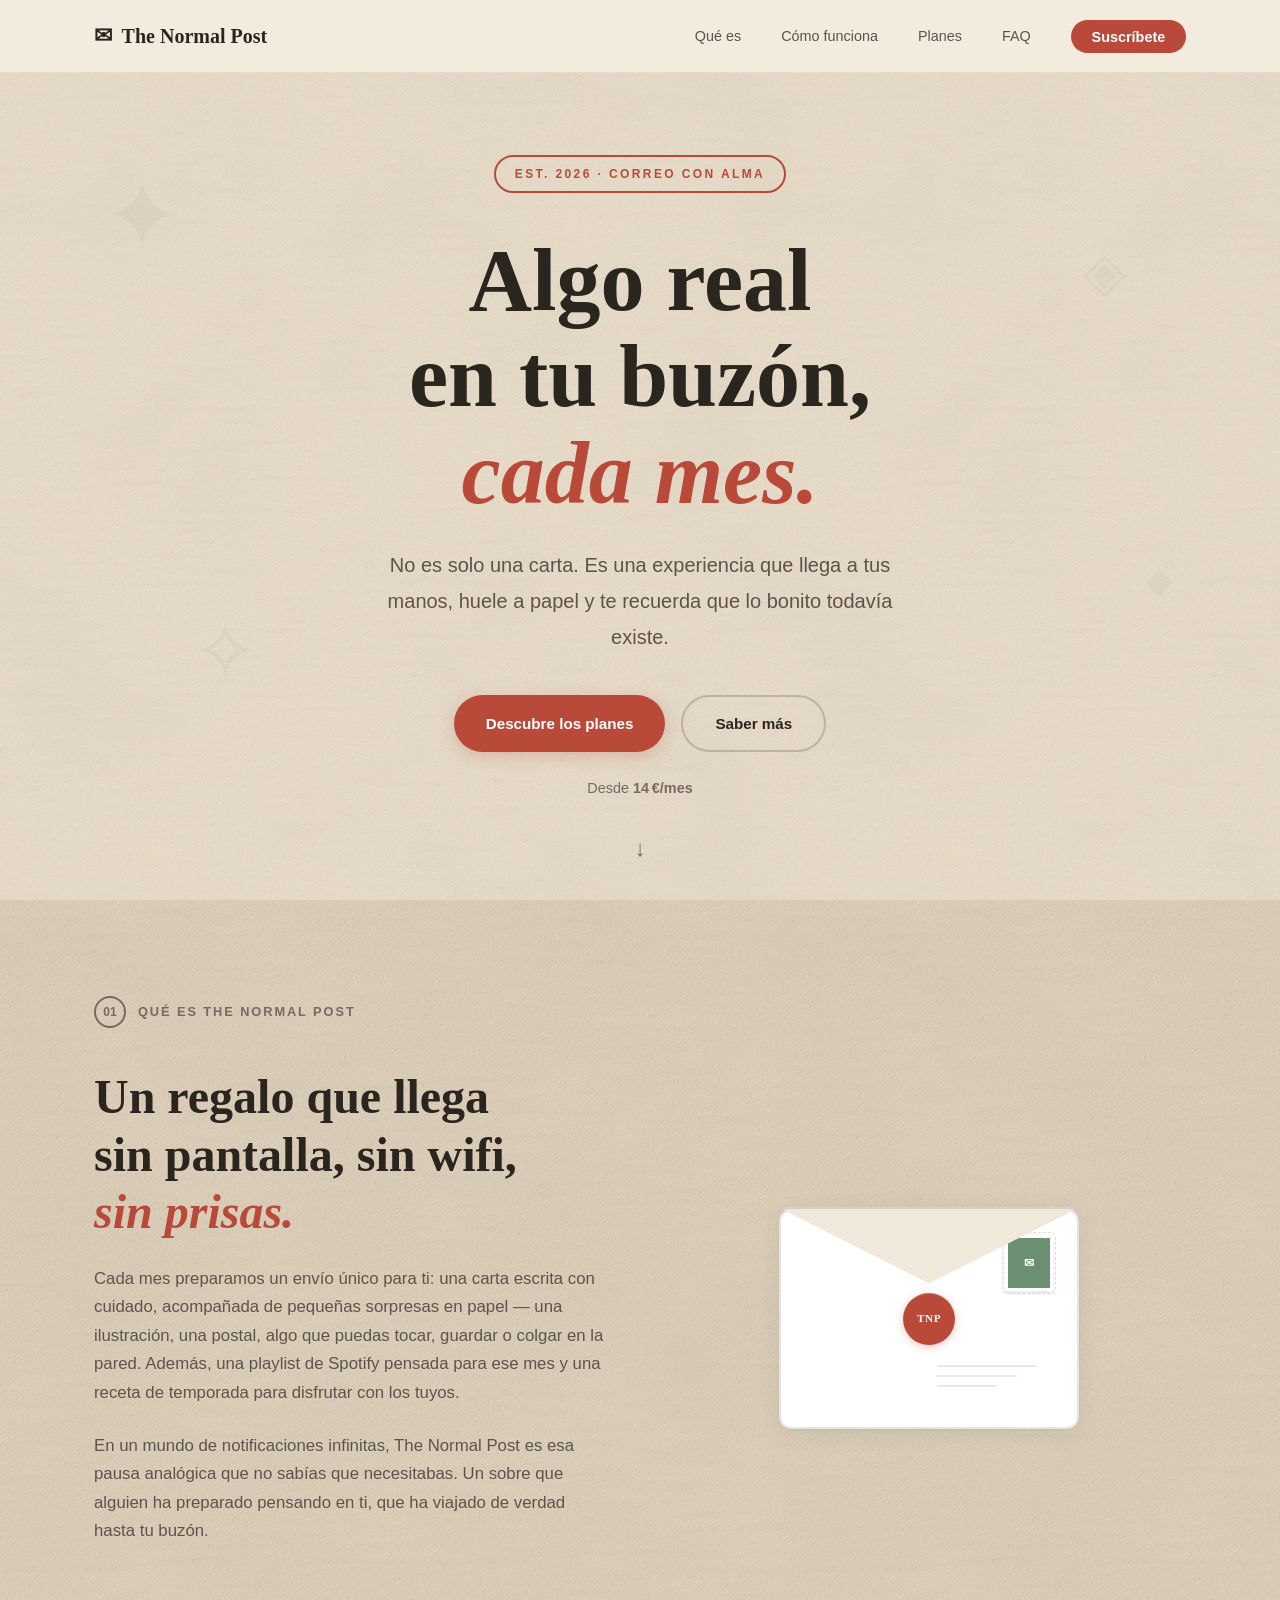
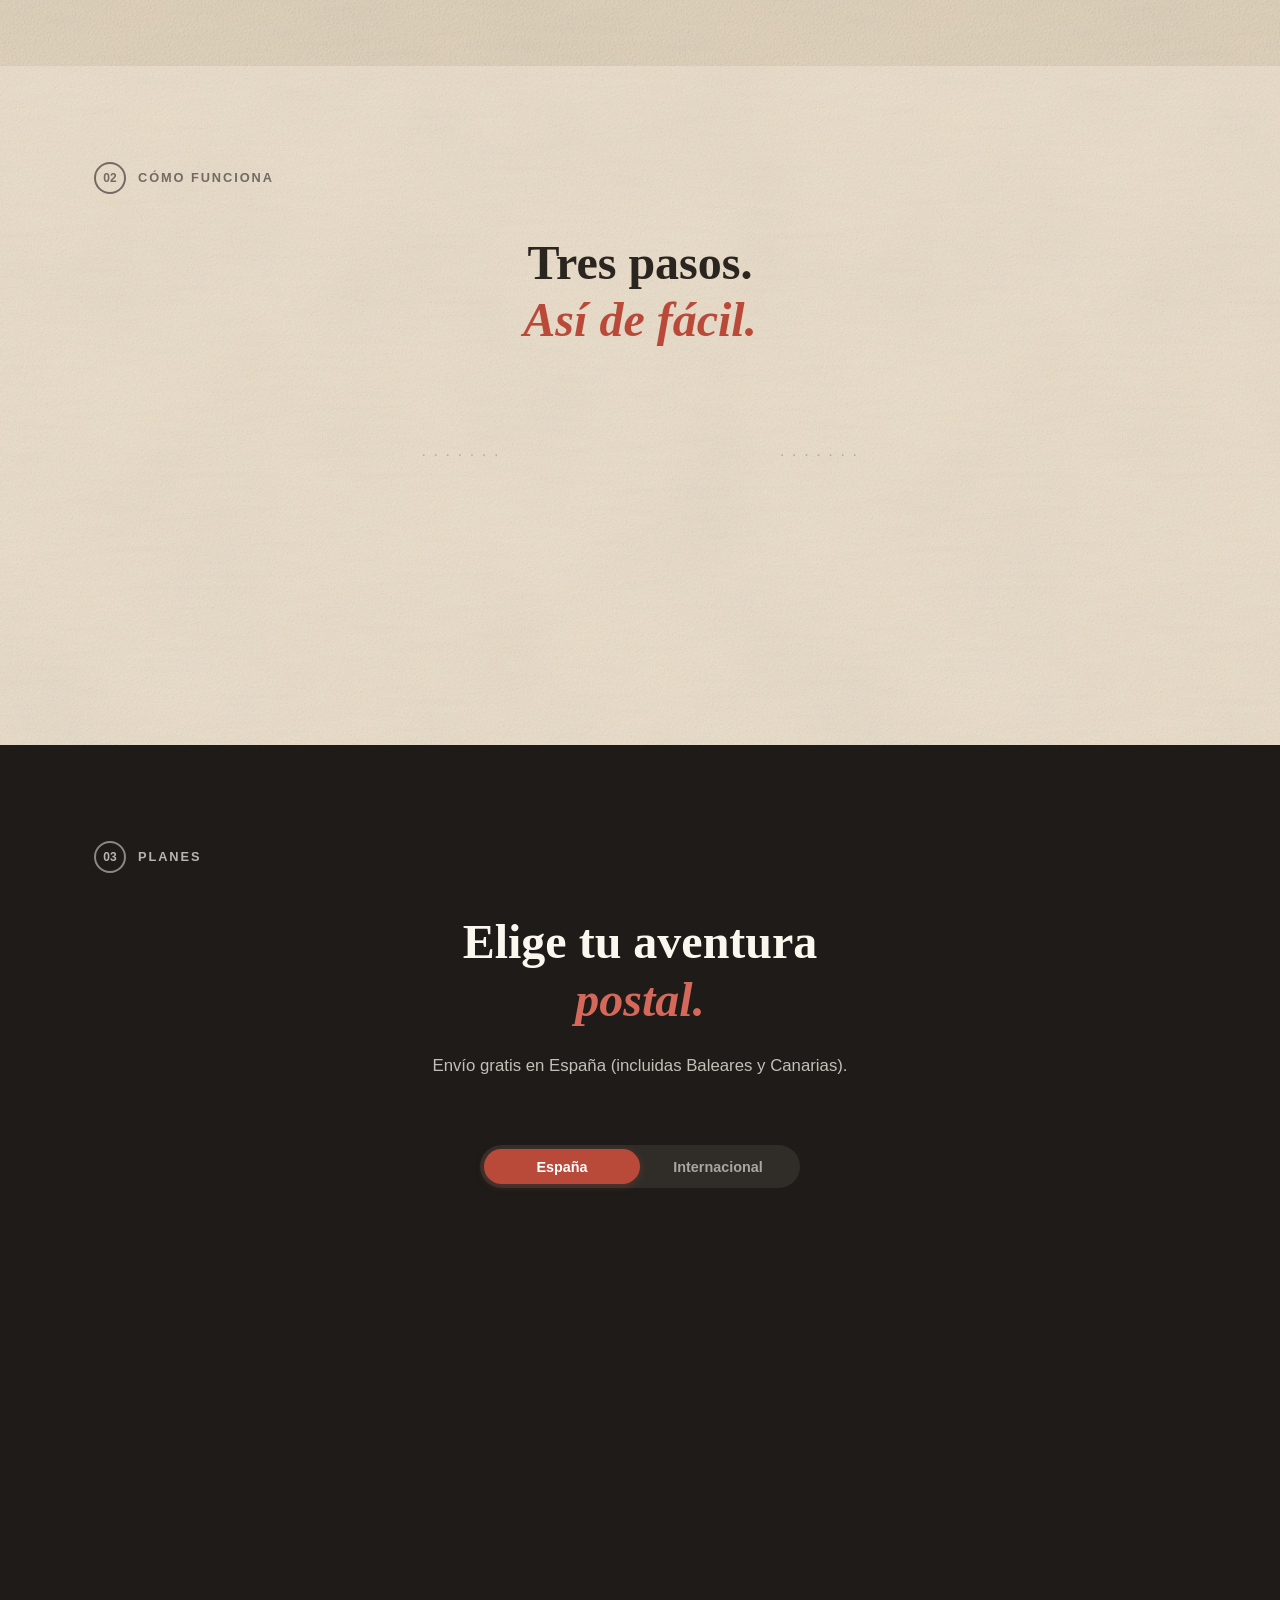
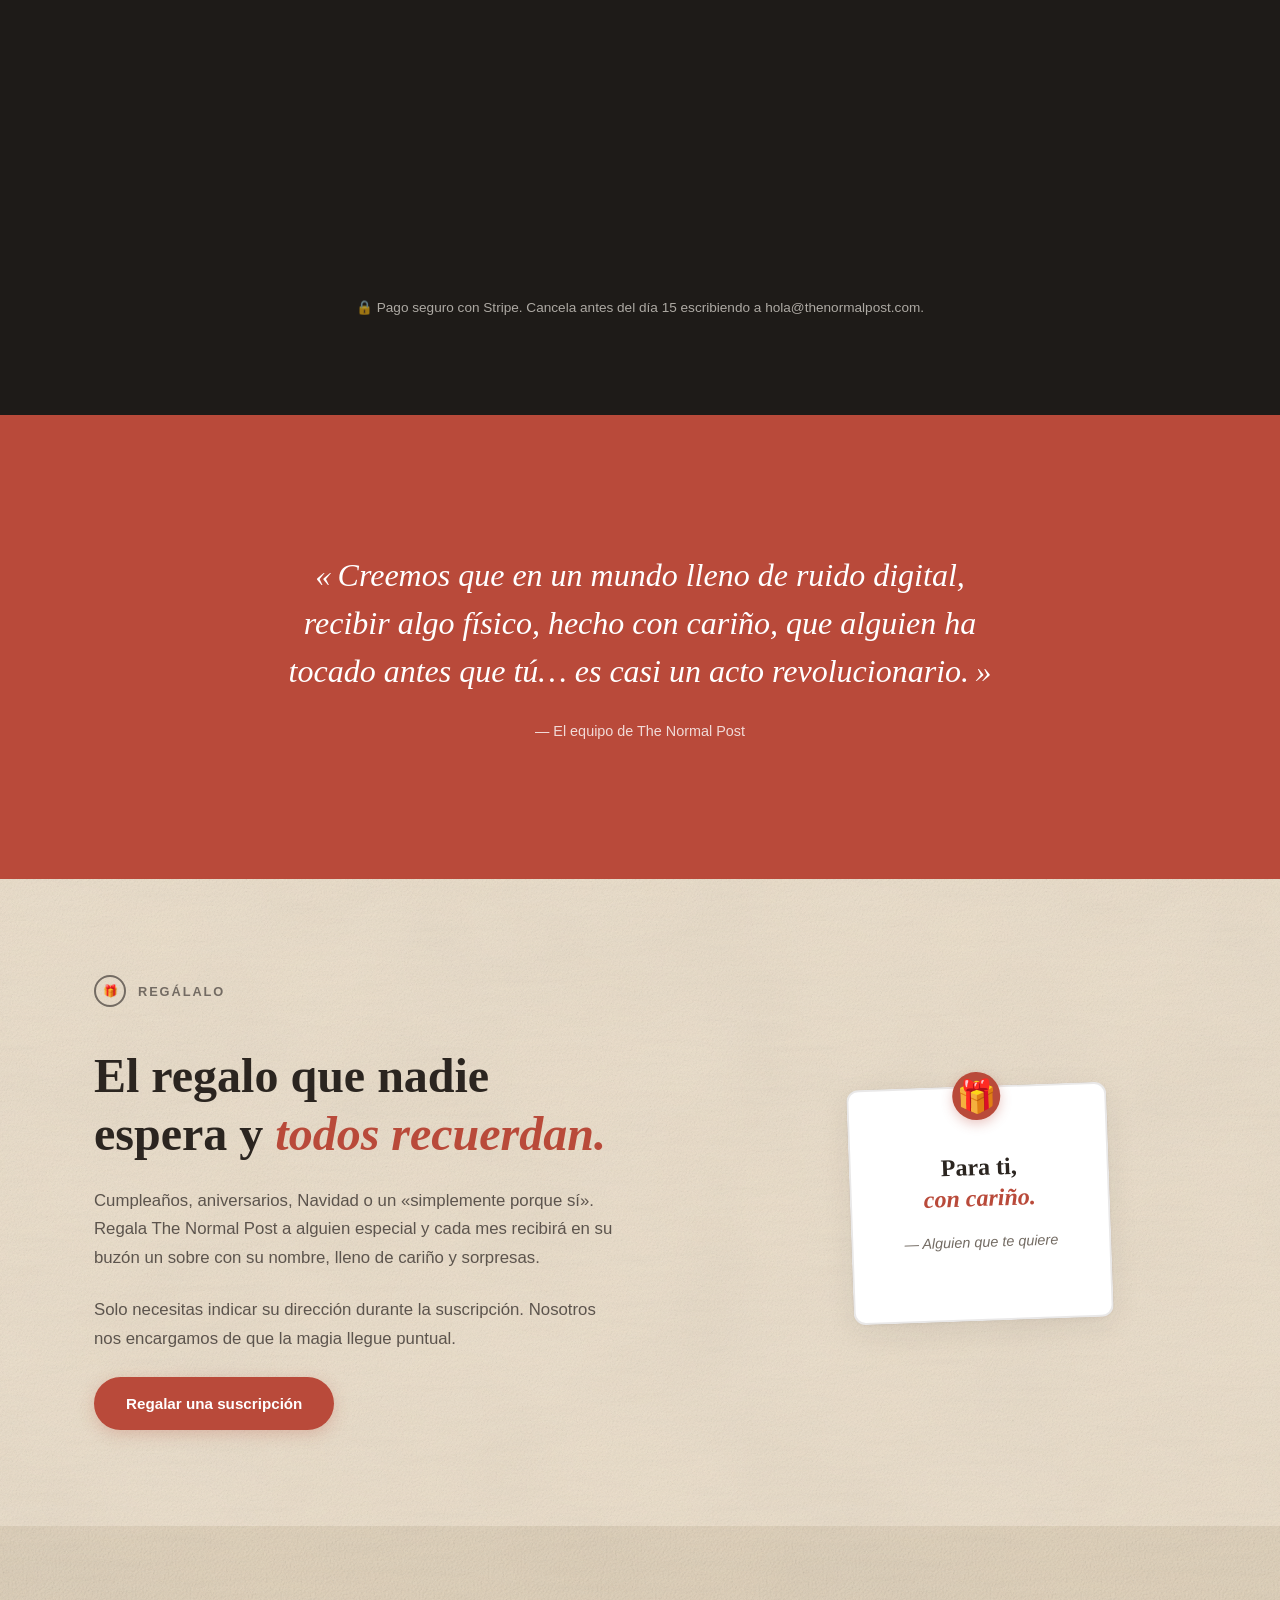
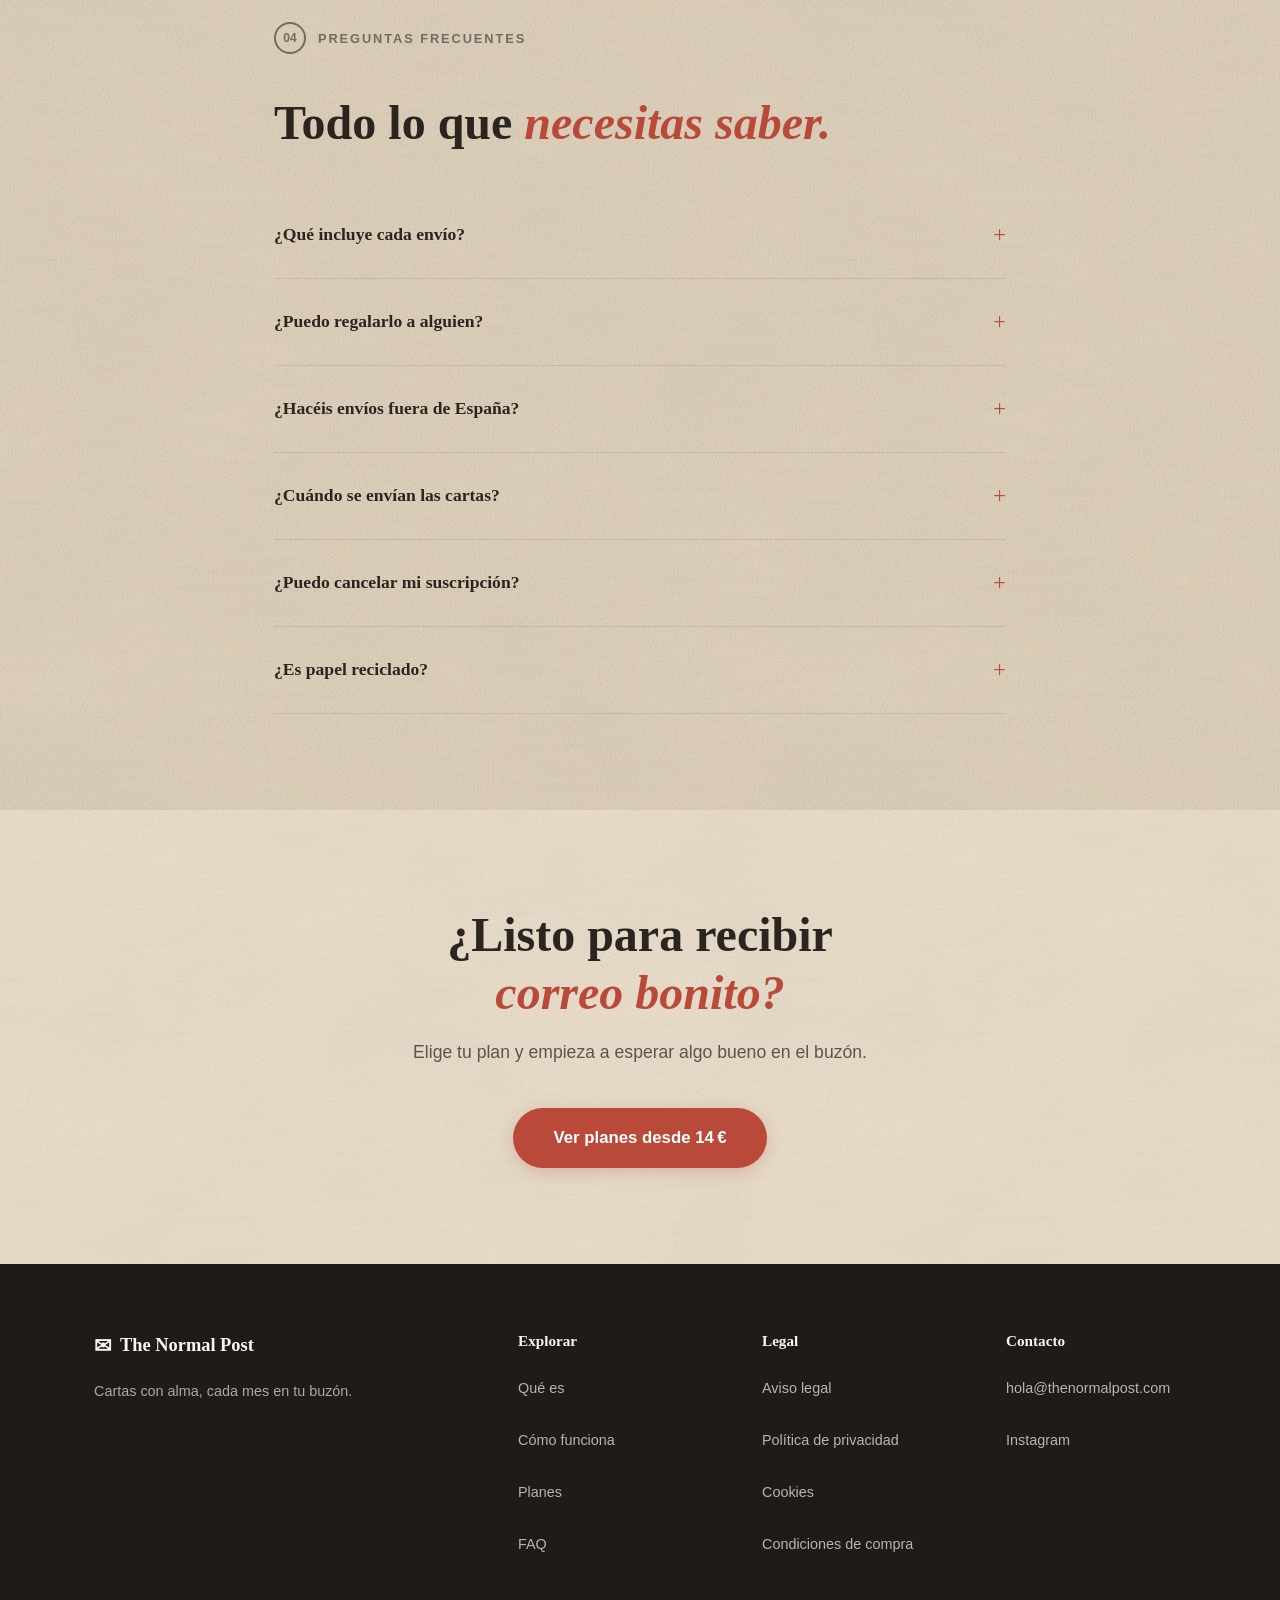
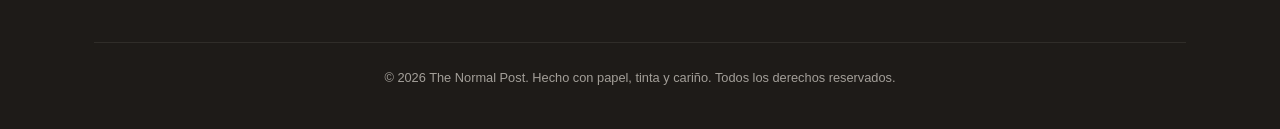
<file: index.html>
<!DOCTYPE html>
<html lang="es">
<head>
  <meta charset="UTF-8">
  <meta name="viewport" content="width=device-width, initial-scale=1.0">
  <title>The Normal Post — Cartas con alma, cada mes en tu buzón</title>
  <meta name="description" content="Suscríbete a The Normal Post y recibe cada mes una carta única en tu buzón. Una experiencia humana de regalo físico: papelería cuidada, palabras escogidas y la emoción de abrir algo real. Desde 14€/mes.">
  <meta name="keywords" content="cartas por correo, suscripción cartas, correo postal, regalo mensual, papelería, buzón, carta sorpresa, snail mail, The Normal Post">
  <meta name="author" content="The Normal Post">
  <meta name="robots" content="index, follow">
  <link rel="canonical" href="https://thenormalpost.com/">

  <!-- Open Graph -->
  <meta property="og:type" content="website">
  <meta property="og:url" content="https://thenormalpost.com/">
  <meta property="og:title" content="The Normal Post — Cartas con alma, cada mes en tu buzón">
  <meta property="og:description" content="Recibe cada mes una carta única: papelería cuidada, palabras escogidas y la emoción de abrir algo real. Desde 14€/mes.">
  <meta property="og:image" content="https://thenormalpost.com/img/og-image.png">
  <meta property="og:image:width" content="1200">
  <meta property="og:image:height" content="630">
  <meta property="og:locale" content="es_ES">
  <meta property="og:site_name" content="The Normal Post">

  <!-- Twitter Card -->
  <meta name="twitter:card" content="summary_large_image">
  <meta name="twitter:title" content="The Normal Post — Cartas con alma, cada mes en tu buzón">
  <meta name="twitter:description" content="Recibe cada mes una carta única en tu buzón. Una experiencia humana de regalo físico. Desde 14€/mes.">
  <meta name="twitter:image" content="https://thenormalpost.com/img/og-image.png">

  <!-- Structured Data: Organization -->
  <script type="application/ld+json">
  {
    "@context": "https://schema.org",
    "@type": "Organization",
    "name": "The Normal Post",
    "url": "https://thenormalpost.com",
    "description": "Servicio de suscripción mensual de cartas postales. Una experiencia humana de regalo físico cada mes en tu buzón.",
    "logo": "https://thenormalpost.com/img/favicon.svg",
    "sameAs": [
      "https://instagram.com/thenormalpost"
    ]
  }
  </script>

  <!-- Structured Data: Service + Offers -->
  <script type="application/ld+json">
  {
    "@context": "https://schema.org",
    "@type": "Service",
    "name": "The Normal Post — Suscripción de cartas",
    "provider": { "@type": "Organization", "name": "The Normal Post" },
    "areaServed": { "@type": "Country", "name": "ES" },
    "url": "https://thenormalpost.com/#planes",
    "hasOfferCatalog": {
      "@type": "OfferCatalog",
      "name": "Planes de suscripción",
      "itemListElement": [
        { "@type": "Offer", "name": "Carta Suelta — 1 Mes", "price": "14.00", "priceCurrency": "EUR", "description": "Una carta única durante un mes", "url": "https://thenormalpost.com/#planes" },
        { "@type": "Offer", "name": "Correspondencia — 3 Meses", "price": "42.00", "priceCurrency": "EUR", "description": "Tres meses de cartas únicas", "url": "https://thenormalpost.com/#planes" },
        { "@type": "Offer", "name": "Suscripción Anual — 12 Meses", "price": "150.00", "priceCurrency": "EUR", "description": "Un año completo de cartas únicas", "url": "https://thenormalpost.com/#planes" }
      ]
    }
  }
  </script>

  <!-- Structured Data: FAQPage -->
  <script type="application/ld+json">
  {
    "@context": "https://schema.org",
    "@type": "FAQPage",
    "mainEntity": [
      { "@type": "Question", "name": "¿Qué incluye cada envío?", "acceptedAnswer": { "@type": "Answer", "text": "Cada mes recibirás un sobre con una carta escrita con cuidado, acompañada de pequeñas sorpresas en papel: postales, ilustraciones, stickers, marcapáginas o pequeños objetos de papelería. Además, cada envío incluye una playlist personalizada de Spotify y una receta de temporada." } },
      { "@type": "Question", "name": "¿Puedo regalarlo a alguien?", "acceptedAnswer": { "@type": "Answer", "text": "¡Por supuesto! Durante el proceso de suscripción podrás indicar una dirección de envío diferente a la tuya." } },
      { "@type": "Question", "name": "¿Hacéis envíos fuera de España?", "acceptedAnswer": { "@type": "Answer", "text": "¡Sí! Enviamos a toda España (incluidas Baleares y Canarias) con gastos de envío incluidos. También realizamos envíos internacionales con la suscripción mensual (Carta Suelta), con un coste adicional de 10 € por envío." } },
      { "@type": "Question", "name": "¿Cuándo se envían las cartas?", "acceptedAnswer": { "@type": "Answer", "text": "Los envíos se realizan el día 15 de cada mes. Dependiendo de tu zona, la carta puede tardar entre 2 y 5 días laborables en llegar." } },
      { "@type": "Question", "name": "¿Puedo cancelar mi suscripción?", "acceptedAnswer": { "@type": "Answer", "text": "Sí, puedes cancelar enviando un email a hola@thenormalpost.com antes del día 15 del mes en curso." } },
      { "@type": "Question", "name": "¿Es papel reciclado?", "acceptedAnswer": { "@type": "Answer", "text": "Usamos papel certificado FSC y tintas ecológicas siempre que es posible. Los sobres y embalajes son 100% reciclables." } }
    ]
  }
  </script>

  <!-- Fonts (non-render-blocking) -->
  <link rel="preconnect" href="https://fonts.googleapis.com">
  <link rel="preconnect" href="https://fonts.gstatic.com" crossorigin>
  <link rel="preload" as="style" href="https://fonts.googleapis.com/css2?family=Playfair+Display:ital,wght@0,400;0,600;0,700;1,400;1,600&family=DM+Sans:wght@400;500;600&display=swap">
  <link rel="stylesheet" href="https://fonts.googleapis.com/css2?family=Playfair+Display:ital,wght@0,400;0,600;0,700;1,400;1,600&family=DM+Sans:wght@400;500;600&display=swap" media="print" id="google-fonts">
  <noscript><link rel="stylesheet" href="https://fonts.googleapis.com/css2?family=Playfair+Display:ital,wght@0,400;0,600;0,700;1,400;1,600&family=DM+Sans:wght@400;500;600&display=swap"></noscript>

  <!-- Favicon + Theme -->
  <link rel="icon" href="img/favicon.svg" type="image/svg+xml">
  <meta name="theme-color" content="#F0E4D0">

  <!-- Seguridad -->
  <meta http-equiv="Content-Security-Policy" content="default-src 'self'; script-src 'self'; style-src 'self' https://fonts.googleapis.com; font-src https://fonts.gstatic.com; img-src 'self' data:; connect-src 'self'; frame-src 'none'; object-src 'none'; base-uri 'self'; form-action 'self' https://buy.stripe.com; upgrade-insecure-requests;">
  <meta name="referrer" content="strict-origin-when-cross-origin">
  <meta http-equiv="X-Content-Type-Options" content="nosniff">
  <meta http-equiv="X-XSS-Protection" content="0">

  <link rel="stylesheet" href="css/styles.css">
  <noscript><style>.animate-on-scroll { opacity: 1 !important; transform: none !important; }</style></noscript>
</head>
<body>

  <a href="#que-es" class="skip-link">Saltar al contenido</a>

  <!-- Navegación -->
  <nav class="nav" id="nav" aria-label="Navegación principal">
    <div class="nav__container">
      <a href="#" class="nav__logo" aria-label="The Normal Post - Inicio">
        <span class="nav__logo-icon" aria-hidden="true">✉</span>
        <span class="nav__logo-text">The Normal Post</span>
      </a>
      <button class="nav__toggle" id="nav-toggle" aria-label="Abrir menú" aria-expanded="false" aria-controls="nav-menu">
        <span></span><span></span><span></span>
      </button>
      <ul class="nav__menu" id="nav-menu" role="list">
        <li><a href="#que-es" class="nav__link">Qué es</a></li>
        <li><a href="#como-funciona" class="nav__link">Cómo funciona</a></li>
        <li><a href="#planes" class="nav__link">Planes</a></li>
        <li><a href="#faq" class="nav__link">FAQ</a></li>
        <li><a href="#planes" class="nav__link nav__link--cta">Suscríbete</a></li>
      </ul>
    </div>
  </nav>

  <!-- Hero -->
  <header class="hero" id="hero">
    <div class="hero__bg-stamps" aria-hidden="true">
      <div class="stamp stamp--1">✦</div>
      <div class="stamp stamp--2">◈</div>
      <div class="stamp stamp--3">✧</div>
      <div class="stamp stamp--4">⬥</div>
    </div>
    <div class="hero__container">
      <div class="hero__postmark">EST. 2026 · CORREO CON ALMA</div>
      <h1 class="hero__title">
        Algo real<br>en tu buzón,<br><em>cada mes.</em>
      </h1>
      <p class="hero__subtitle">
        No es solo una carta. Es una experiencia que llega a tus manos,
        huele a papel y te recuerda que lo bonito todavía existe.
      </p>
      <div class="hero__cta">
        <a href="#planes" class="btn btn--primary">Descubre los planes</a>
        <a href="#que-es" class="btn btn--secondary">Saber más</a>
      </div>
      <div class="hero__price-hint">Desde <strong>14&thinsp;€/mes</strong></div>
    </div>
    <div class="hero__scroll-indicator" aria-hidden="true">
      <span>↓</span>
    </div>
  </header>

  <!-- Qué es -->
  <section class="section section--cream" id="que-es">
    <div class="container">
      <div class="section__label">
        <span class="postmark-badge">01</span>
        Qué es The Normal Post
      </div>
      <div class="split">
        <div class="split__text">
          <h2 class="section__title">Un regalo que llega<br>sin pantalla, sin wifi,<br><em>sin prisas.</em></h2>
          <p class="section__body">
            Cada mes preparamos un envío único para ti: una carta escrita con cuidado,
            acompañada de pequeñas sorpresas en papel — una ilustración, una postal, algo
            que puedas tocar, guardar o colgar en la pared. Además, una playlist
            de Spotify pensada para ese mes y una receta de temporada para disfrutar con
            los tuyos.
          </p>
          <p class="section__body">
            En un mundo de notificaciones infinitas, The Normal Post es esa pausa
            analógica que no sabías que necesitabas. Un sobre que alguien ha preparado
            pensando en ti, que ha viajado de verdad hasta tu buzón.
          </p>
        </div>
        <div class="split__visual">
          <div class="envelope-card">
            <div class="envelope-card__flap"></div>
            <div class="envelope-card__body">
              <div class="envelope-card__seal">TNP</div>
              <div class="envelope-card__lines">
                <span></span><span></span><span></span>
              </div>
              <div class="envelope-card__stamp">
                <span>✉</span>
              </div>
            </div>
          </div>
        </div>
      </div>
    </div>
  </section>

  <!-- Cómo funciona -->
  <section class="section section--white" id="como-funciona">
    <div class="container">
      <div class="section__label">
        <span class="postmark-badge">02</span>
        Cómo funciona
      </div>
      <h2 class="section__title section__title--center">Tres pasos.<br><em>Así de fácil.</em></h2>
      <div class="steps">
        <div class="step animate-on-scroll">
          <div class="step__number">
            <span class="step__stamp">①</span>
          </div>
          <h3 class="step__title">Elige tu plan</h3>
          <p class="step__text">
            Un mes para probar, tres meses para engancharte o un año
            entero para disfrutar sin pensar.
          </p>
        </div>
        <div class="step__connector" aria-hidden="true">· · · · · · ·</div>
        <div class="step animate-on-scroll">
          <div class="step__number">
            <span class="step__stamp">②</span>
          </div>
          <h3 class="step__title">Dinos a dónde</h3>
          <p class="step__text">
            Tu dirección postal y poco más. También puedes regalarlo:
            indícanos la dirección de quien quieras sorprender.
          </p>
        </div>
        <div class="step__connector" aria-hidden="true">· · · · · · ·</div>
        <div class="step animate-on-scroll">
          <div class="step__number">
            <span class="step__stamp">③</span>
          </div>
          <h3 class="step__title">Espera la magia</h3>
          <p class="step__text">
            Cada mes, un sobre con tu nombre llegará a tu buzón.
            Sin spoilers — la sorpresa es parte de la experiencia.
          </p>
        </div>
      </div>
    </div>
  </section>

  <!-- Planes / Pricing -->
  <section class="section section--dark" id="planes">
    <div class="container">
      <div class="section__label section__label--light">
        <span class="postmark-badge postmark-badge--light">03</span>
        Planes
      </div>
      <h2 class="section__title section__title--center section__title--light">
        Elige tu aventura<br><em>postal.</em>
      </h2>
      <p class="section__subtitle section__subtitle--light">
        Envío gratis en España (incluidas Baleares y Canarias).
      </p>

      <div class="pricing__zone-toggle" role="tablist" aria-label="Zona de envío">
        <button class="pricing__zone-btn pricing__zone-btn--active" role="tab" aria-selected="true" data-zone="es">España</button>
        <button class="pricing__zone-btn" role="tab" aria-selected="false" data-zone="int">Internacional</button>
      </div>

      <div class="pricing" id="pricing-grid">
        <!-- 1 mes -->
        <a href="https://buy.stripe.com/3cI7sN9jmeLSeop93qgbm03" class="pricing__card animate-on-scroll" data-plan="1-mes" data-href-es="https://buy.stripe.com/3cI7sN9jmeLSeop93qgbm03" data-href-int="https://buy.stripe.com/eVq14p2UY6fma892F2gbm04" rel="noopener noreferrer">
          <div class="pricing__card-inner">
            <div class="pricing__stamp-corner">✧</div>
            <h3 class="pricing__name">Carta Suelta</h3>
            <p class="pricing__desc">Un mes, una carta. Para los curiosos.</p>
            <div class="pricing__price">
              <span class="pricing__amount">14</span>
              <span class="pricing__currency">€</span>
              <span class="pricing__per-month">/mes</span>
            </div>
            <p class="pricing__period" id="carta-suelta-period">pago único · 14&thinsp;€</p>
            <ul class="pricing__features">
              <li>1 envío con carta y sorpresas</li>
              <li>Papelería artesanal</li>
              <li>Playlist Spotify personalizada</li>
              <li>Receta de temporada</li>
              <li id="carta-suelta-shipping">Envío gratis</li>
            </ul>
            <span class="btn btn--plan">Quiero mi carta</span>
          </div>
        </a>

        <!-- 3 meses -->
        <a href="https://buy.stripe.com/14AaEZ9jm9rya891AYgbm06" class="pricing__card pricing__card--featured pricing__card--spain-only animate-on-scroll" data-plan="3-meses" rel="noopener noreferrer">
          <div class="pricing__card-inner">
            <div class="pricing__badge">Más popular</div>
            <div class="pricing__stamp-corner">✦</div>
            <h3 class="pricing__name">Correspondencia</h3>
            <p class="pricing__desc">Tres meses de correo bonito.</p>
            <div class="pricing__price">
              <span class="pricing__amount">14</span>
              <span class="pricing__currency">€</span>
              <span class="pricing__per-month">/mes</span>
            </div>
            <p class="pricing__period">3 meses · 42&thinsp;€ total</p>
            <ul class="pricing__features">
              <li>3 envíos (uno cada mes)</li>
              <li>Papelería artesanal</li>
              <li>Playlist Spotify personalizada</li>
              <li>Receta de temporada</li>
              <li>Envío gratis</li>
            </ul>
            <span class="btn btn--plan btn--plan-featured">Empezar correspondencia</span>
          </div>
        </a>

        <!-- 1 año -->
        <a href="https://buy.stripe.com/3cI00leDG1Z6fstdjGgbm07" class="pricing__card pricing__card--spain-only animate-on-scroll" data-plan="1-ano" rel="noopener noreferrer">
          <div class="pricing__card-inner">
            <div class="pricing__badge pricing__badge--save">Mejor precio</div>
            <div class="pricing__stamp-corner">◈</div>
            <h3 class="pricing__name">Suscripción Anual</h3>
            <p class="pricing__desc">Un año de sorpresas en papel.</p>
            <div class="pricing__price">
              <span class="pricing__original-price">14&thinsp;€/mes</span>
              <span class="pricing__amount">12,50</span>
              <span class="pricing__currency">€</span>
              <span class="pricing__per-month">/mes</span>
            </div>
            <p class="pricing__period">12 meses · 150&thinsp;€ total</p>
            <ul class="pricing__features">
              <li>12 envíos (uno cada mes)</li>
              <li>Papelería artesanal</li>
              <li>Playlist Spotify personalizada</li>
              <li>Receta de temporada</li>
              <li>Envío gratis</li>
              <li>Ahorra un 11%</li>
              <li>Ediciones especiales incluidas</li>
            </ul>
            <span class="btn btn--plan">Suscribirme un año</span>
          </div>
        </a>
      </div>

      <p class="pricing__note">
        🔒 Pago seguro con Stripe. Cancela antes del día 15 escribiendo a hola@thenormalpost.com.
      </p>
    </div>
  </section>

  <!-- Manifiesto / Por qué -->
  <section class="section section--accent" id="manifiesto">
    <div class="container container--narrow">
      <blockquote class="manifesto">
        <p>
          «&thinsp;Creemos que en un mundo lleno de ruido digital,
          recibir algo físico, hecho con cariño, que alguien ha
          tocado antes que tú… es casi un acto revolucionario.&thinsp;»
        </p>
        <footer>— El equipo de The Normal Post</footer>
      </blockquote>
    </div>
  </section>

  <!-- Regálalo -->
  <section class="section section--white" id="regalalo">
    <div class="container">
      <div class="gift">
        <div class="gift__text">
          <div class="section__label">
            <span class="postmark-badge">🎁</span>
            Regálalo
          </div>
          <h2 class="section__title">El regalo que nadie<br>espera y <em>todos recuerdan.</em></h2>
          <p class="section__body">
            Cumpleaños, aniversarios, Navidad o un «simplemente porque sí».
            Regala The Normal Post a alguien especial y cada mes recibirá
            en su buzón un sobre con su nombre, lleno de cariño y sorpresas.
          </p>
          <p class="section__body">
            Solo necesitas indicar su dirección durante la suscripción.
            Nosotros nos encargamos de que la magia llegue puntual.
          </p>
          <a href="#planes" class="btn btn--primary">Regalar una suscripción</a>
        </div>
        <div class="gift__visual">
          <div class="gift__card">
            <div class="gift__card-ribbon">🎁</div>
            <p class="gift__card-text">Para ti,<br><em>con cariño.</em></p>
            <div class="gift__card-from">— Alguien que te quiere</div>
          </div>
        </div>
      </div>
    </div>
  </section>

  <!-- FAQ -->
  <section class="section section--cream" id="faq">
    <div class="container container--narrow">
      <div class="section__label">
        <span class="postmark-badge">04</span>
        Preguntas frecuentes
      </div>
      <h2 class="section__title">Todo lo que <em>necesitas saber.</em></h2>

      <div class="faq">
        <details class="faq__item">
          <summary class="faq__question">¿Qué incluye cada envío?</summary>
          <div class="faq__answer">
            <p>Cada mes recibirás un sobre con una carta escrita con cuidado, acompañada de pequeñas sorpresas en papel: postales, ilustraciones, stickers, marcapáginas o pequeños objetos de papelería. Además, cada envío incluye una playlist personalizada de Spotify para ese mes y una receta de temporada para compartir con amigos o familia. El contenido varía cada mes — la sorpresa es parte de la experiencia.</p>
          </div>
        </details>

        <details class="faq__item">
          <summary class="faq__question">¿Puedo regalarlo a alguien?</summary>
          <div class="faq__answer">
            <p>¡Por supuesto! Durante el proceso de suscripción podrás indicar una dirección de envío diferente a la tuya. Es un regalo perfecto para cualquier persona que aprecie las cosas bonitas y analógicas.</p>
          </div>
        </details>

        <details class="faq__item">
          <summary class="faq__question">¿Hacéis envíos fuera de España?</summary>
          <div class="faq__answer">
            <p>¡Sí! Enviamos a toda España (incluidas Baleares y Canarias) con gastos de envío incluidos. También realizamos envíos internacionales con la suscripción mensual (Carta Suelta), con un coste adicional de 10&thinsp;€ por envío. Los planes de 3 y 12 meses solo están disponibles para envíos dentro de España.</p>
          </div>
        </details>

        <details class="faq__item">
          <summary class="faq__question">¿Cuándo se envían las cartas?</summary>
          <div class="faq__answer">
            <p>Los envíos se realizan el día 15 de cada mes. En España, la carta suele llegar en 2 a 5 días laborables. Para envíos internacionales, el plazo estimado es de 7 a 15 días según el país de destino.</p>
          </div>
        </details>

        <details class="faq__item">
          <summary class="faq__question">¿Puedo cancelar mi suscripción?</summary>
          <div class="faq__answer">
            <p>Sí, puedes cancelar tu suscripción enviando un email a <a href="mailto:hola@thenormalpost.com">hola@thenormalpost.com</a> antes del día 15 del mes en curso. Los pagos ya realizados no son reembolsables, pero recibirás todos los envíos correspondientes al período que hayas pagado.</p>
          </div>
        </details>

        <details class="faq__item">
          <summary class="faq__question">¿Es papel reciclado?</summary>
          <div class="faq__answer">
            <p>Nos importa el planeta tanto como el correo bonito. Usamos papel certificado FSC y tintas ecológicas siempre que es posible. Los sobres y embalajes son 100% reciclables.</p>
          </div>
        </details>
      </div>
    </div>
  </section>

  <!-- CTA Final -->
  <section class="section section--cta">
    <div class="container container--narrow">
      <h2 class="cta__title">¿Listo para recibir<br><em>correo bonito?</em></h2>
      <p class="cta__text">Elige tu plan y empieza a esperar algo bueno en el buzón.</p>
      <a href="#planes" class="btn btn--primary btn--large">Ver planes desde 14&thinsp;€</a>
    </div>
  </section>

  <!-- Footer -->
  <footer class="footer">
    <div class="container">
      <div class="footer__grid">
        <div class="footer__brand">
          <div class="footer__logo">
            <span class="footer__logo-icon">✉</span>
            <span class="footer__logo-text">The Normal Post</span>
          </div>
          <p class="footer__tagline">Cartas con alma, cada mes en tu buzón.</p>
        </div>
        <div class="footer__links">
          <h4>Explorar</h4>
          <ul>
            <li><a href="#que-es">Qué es</a></li>
            <li><a href="#como-funciona">Cómo funciona</a></li>
            <li><a href="#planes">Planes</a></li>
            <li><a href="#faq">FAQ</a></li>
          </ul>
        </div>
        <div class="footer__links">
          <h4>Legal</h4>
          <ul>
            <li><a href="aviso-legal.html">Aviso legal</a></li>
            <li><a href="privacidad.html">Política de privacidad</a></li>
            <li><a href="cookies.html">Cookies</a></li>
            <li><a href="condiciones.html">Condiciones de compra</a></li>
          </ul>
        </div>
        <div class="footer__links">
          <h4>Contacto</h4>
          <ul>
            <li><a href="mailto:hola@thenormalpost.com">hola@thenormalpost.com</a></li>
            <li><a href="https://instagram.com/thenormalpost" target="_blank" rel="noopener noreferrer">Instagram</a></li>
          </ul>
        </div>
      </div>
      <div class="footer__bottom">
        <p>&copy; 2026 The Normal Post. Hecho con papel, tinta y cariño. Todos los derechos reservados.</p>
      </div>
    </div>
  </footer>

  <!-- Sticky bar mobile -->
  <div class="sticky-bar" id="sticky-bar" role="complementary" aria-label="Suscripción">
    <a href="#planes" class="sticky-bar__btn">Suscríbete desde 14&thinsp;€/mes</a>
  </div>

  <script src="js/main.js" defer></script>
</body>
</html>
</file>
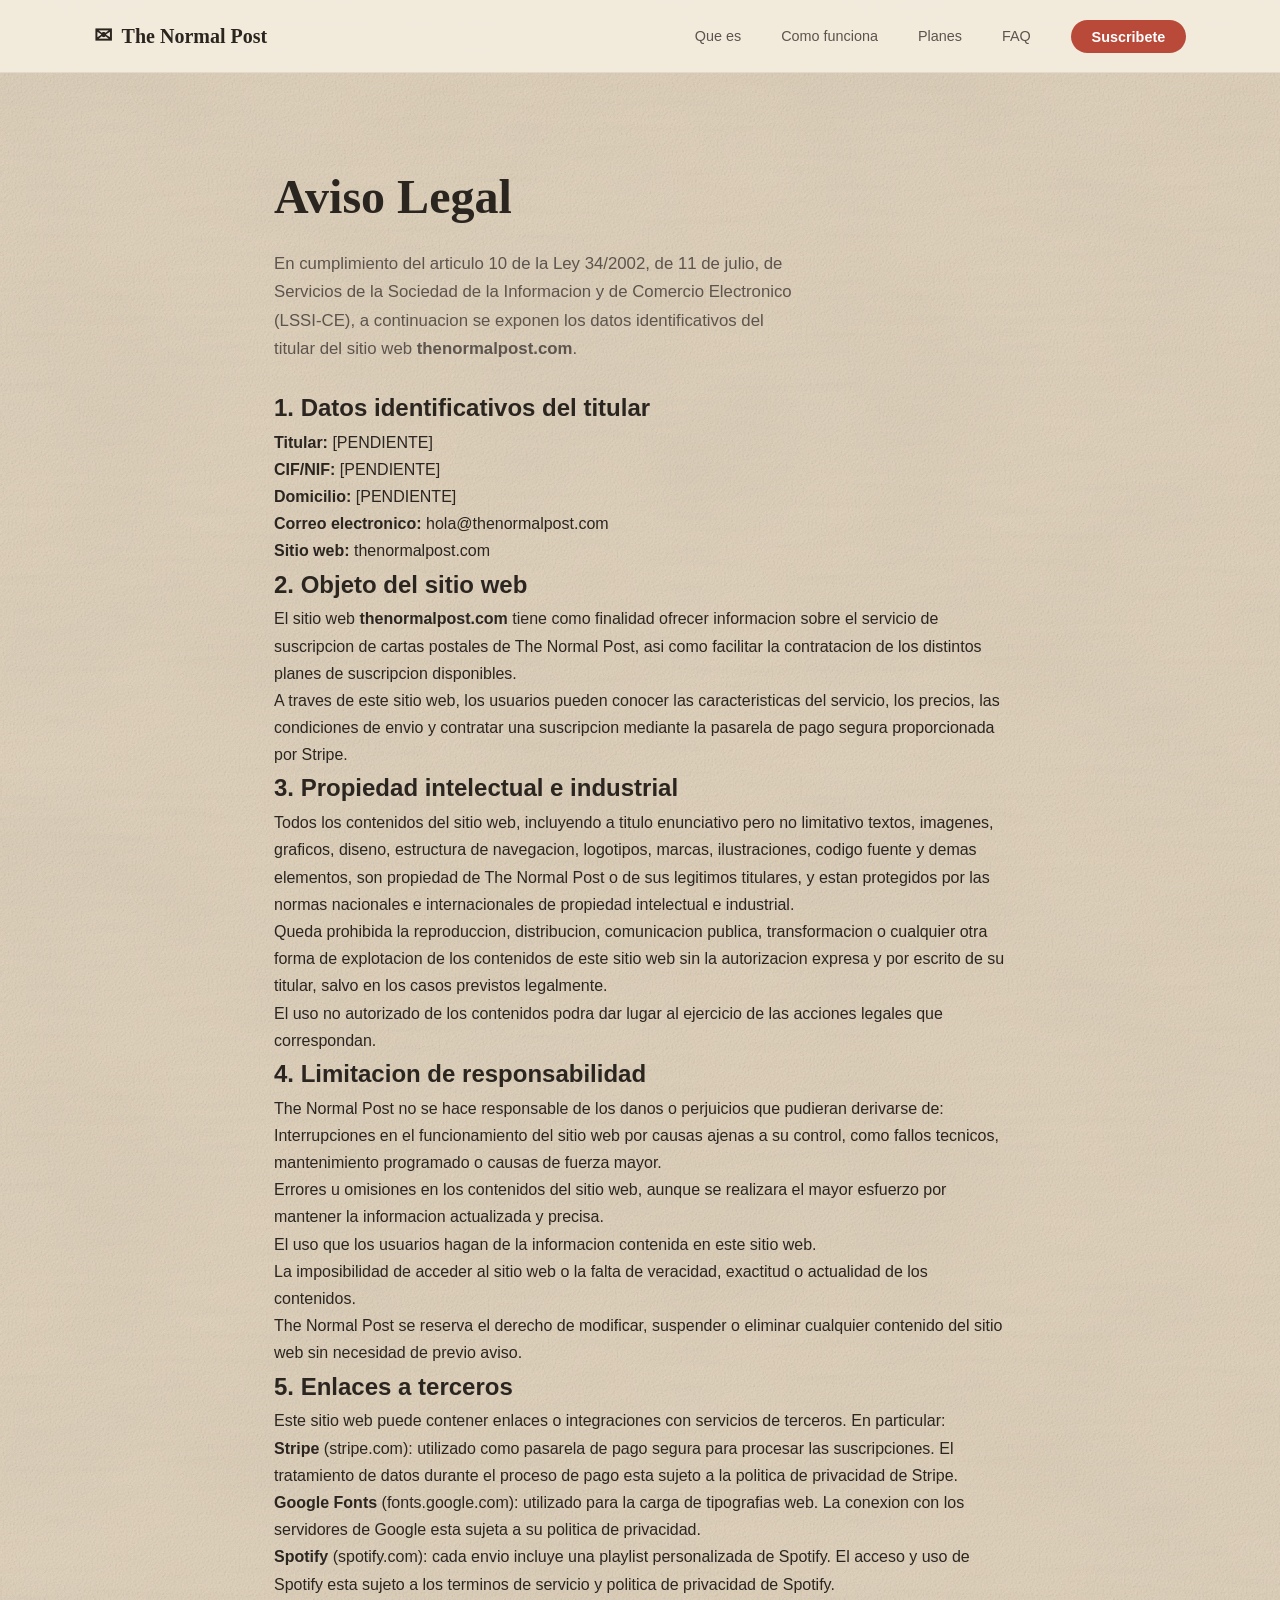
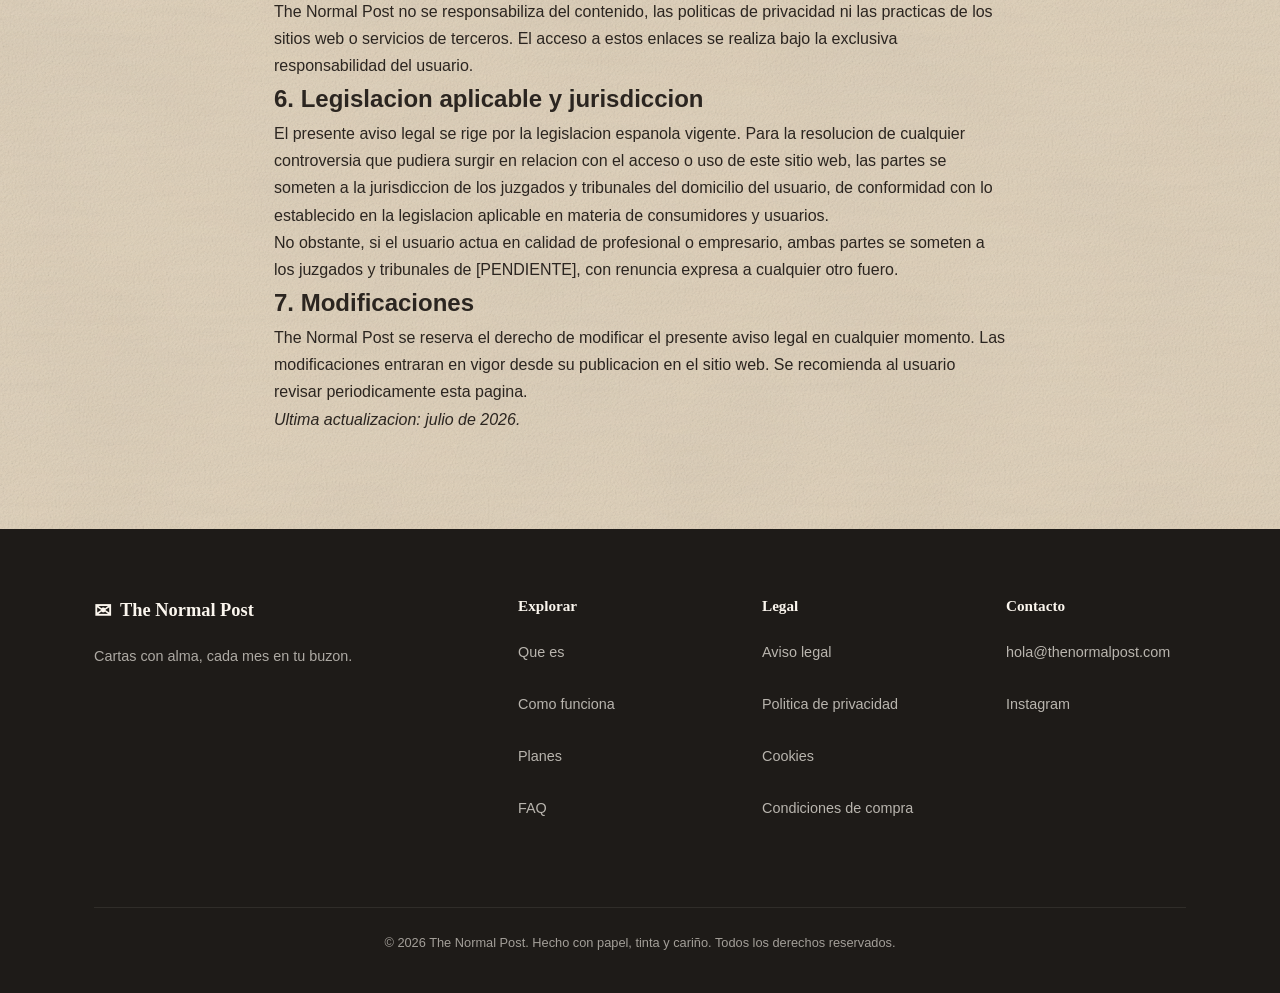
<file: aviso-legal.html>
<!DOCTYPE html>
<html lang="es">
<head>
  <meta charset="UTF-8">
  <meta name="viewport" content="width=device-width, initial-scale=1.0">
  <title>Aviso Legal — The Normal Post</title>
  <meta name="description" content="Aviso legal de The Normal Post. Información sobre el titular del sitio web, propiedad intelectual, responsabilidad y legislación aplicable.">
  <meta name="robots" content="index, follow">
  <link rel="canonical" href="https://thenormalpost.com/aviso-legal.html">

  <!-- Fonts (non-render-blocking) -->
  <link rel="preconnect" href="https://fonts.googleapis.com">
  <link rel="preconnect" href="https://fonts.gstatic.com" crossorigin>
  <link rel="preload" as="style" href="https://fonts.googleapis.com/css2?family=Playfair+Display:ital,wght@0,400;0,600;0,700;1,400;1,600&family=DM+Sans:wght@400;500;600&display=swap">
  <link rel="stylesheet" href="https://fonts.googleapis.com/css2?family=Playfair+Display:ital,wght@0,400;0,600;0,700;1,400;1,600&family=DM+Sans:wght@400;500;600&display=swap" media="print" id="google-fonts">
  <noscript><link rel="stylesheet" href="https://fonts.googleapis.com/css2?family=Playfair+Display:ital,wght@0,400;0,600;0,700;1,400;1,600&family=DM+Sans:wght@400;500;600&display=swap"></noscript>

  <!-- Favicon + Theme -->
  <link rel="icon" href="img/favicon.svg" type="image/svg+xml">
  <meta name="theme-color" content="#F0E4D0">

  <!-- Seguridad -->
  <meta http-equiv="Content-Security-Policy" content="default-src 'self'; script-src 'self'; style-src 'self' https://fonts.googleapis.com; font-src https://fonts.gstatic.com; img-src 'self' data:; connect-src 'self'; frame-src 'none'; object-src 'none'; base-uri 'self'; form-action 'self' https://buy.stripe.com; upgrade-insecure-requests;">
  <meta name="referrer" content="strict-origin-when-cross-origin">
  <meta http-equiv="X-Content-Type-Options" content="nosniff">
  <meta http-equiv="X-XSS-Protection" content="0">

  <link rel="stylesheet" href="css/styles.css">
</head>
<body>

  <a href="#contenido" class="skip-link">Saltar al contenido</a>

  <!-- Navegacion -->
  <nav class="nav" id="nav" aria-label="Navegacion principal">
    <div class="nav__container">
      <a href="index.html" class="nav__logo" aria-label="The Normal Post - Inicio">
        <span class="nav__logo-icon" aria-hidden="true">&#9993;</span>
        <span class="nav__logo-text">The Normal Post</span>
      </a>
      <button class="nav__toggle" id="nav-toggle" aria-label="Abrir menu" aria-expanded="false" aria-controls="nav-menu">
        <span></span><span></span><span></span>
      </button>
      <ul class="nav__menu" id="nav-menu" role="list">
        <li><a href="index.html#que-es" class="nav__link">Que es</a></li>
        <li><a href="index.html#como-funciona" class="nav__link">Como funciona</a></li>
        <li><a href="index.html#planes" class="nav__link">Planes</a></li>
        <li><a href="index.html#faq" class="nav__link">FAQ</a></li>
        <li><a href="index.html#planes" class="nav__link nav__link--cta">Suscribete</a></li>
      </ul>
    </div>
  </nav>

  <!-- Contenido legal -->
  <section class="section section--cream section--legal" id="contenido">
    <div class="container container--narrow">

      <h1 class="section__title">Aviso Legal</h1>

      <p class="section__body">
        En cumplimiento del articulo 10 de la Ley 34/2002, de 11 de julio, de Servicios de la
        Sociedad de la Informacion y de Comercio Electronico (LSSI-CE), a continuacion se exponen
        los datos identificativos del titular del sitio web <strong>thenormalpost.com</strong>.
      </p>

      <h2>1. Datos identificativos del titular</h2>

      <ul>
        <li><strong>Titular:</strong> [PENDIENTE]</li>
        <li><strong>CIF/NIF:</strong> [PENDIENTE]</li>
        <li><strong>Domicilio:</strong> [PENDIENTE]</li>
        <li><strong>Correo electronico:</strong> <a href="mailto:hola@thenormalpost.com">hola@thenormalpost.com</a></li>
        <li><strong>Sitio web:</strong> <a href="https://thenormalpost.com">thenormalpost.com</a></li>
      </ul>

      <h2>2. Objeto del sitio web</h2>

      <p>
        El sitio web <strong>thenormalpost.com</strong> tiene como finalidad ofrecer informacion
        sobre el servicio de suscripcion de cartas postales de The Normal Post, asi como facilitar
        la contratacion de los distintos planes de suscripcion disponibles.
      </p>
      <p>
        A traves de este sitio web, los usuarios pueden conocer las caracteristicas del servicio,
        los precios, las condiciones de envio y contratar una suscripcion mediante la pasarela de
        pago segura proporcionada por Stripe.
      </p>

      <h2>3. Propiedad intelectual e industrial</h2>

      <p>
        Todos los contenidos del sitio web, incluyendo a titulo enunciativo pero no limitativo
        textos, imagenes, graficos, diseno, estructura de navegacion, logotipos, marcas,
        ilustraciones, codigo fuente y demas elementos, son propiedad de The Normal Post o de
        sus legitimos titulares, y estan protegidos por las normas nacionales e internacionales
        de propiedad intelectual e industrial.
      </p>
      <p>
        Queda prohibida la reproduccion, distribucion, comunicacion publica, transformacion o
        cualquier otra forma de explotacion de los contenidos de este sitio web sin la
        autorizacion expresa y por escrito de su titular, salvo en los casos previstos
        legalmente.
      </p>
      <p>
        El uso no autorizado de los contenidos podra dar lugar al ejercicio de las acciones
        legales que correspondan.
      </p>

      <h2>4. Limitacion de responsabilidad</h2>

      <p>
        The Normal Post no se hace responsable de los danos o perjuicios que pudieran derivarse
        de:
      </p>
      <ul>
        <li>Interrupciones en el funcionamiento del sitio web por causas ajenas a su control,
          como fallos tecnicos, mantenimiento programado o causas de fuerza mayor.</li>
        <li>Errores u omisiones en los contenidos del sitio web, aunque se realizara el mayor
          esfuerzo por mantener la informacion actualizada y precisa.</li>
        <li>El uso que los usuarios hagan de la informacion contenida en este sitio web.</li>
        <li>La imposibilidad de acceder al sitio web o la falta de veracidad, exactitud o
          actualidad de los contenidos.</li>
      </ul>
      <p>
        The Normal Post se reserva el derecho de modificar, suspender o eliminar cualquier
        contenido del sitio web sin necesidad de previo aviso.
      </p>

      <h2>5. Enlaces a terceros</h2>

      <p>
        Este sitio web puede contener enlaces o integraciones con servicios de terceros. En
        particular:
      </p>
      <ul>
        <li><strong>Stripe</strong> (<a href="https://stripe.com" target="_blank" rel="noopener noreferrer">stripe.com</a>):
          utilizado como pasarela de pago segura para procesar las suscripciones. El tratamiento
          de datos durante el proceso de pago esta sujeto a la politica de privacidad de Stripe.</li>
        <li><strong>Google Fonts</strong> (<a href="https://fonts.google.com" target="_blank" rel="noopener noreferrer">fonts.google.com</a>):
          utilizado para la carga de tipografias web. La conexion con los servidores de Google
          esta sujeta a su politica de privacidad.</li>
        <li><strong>Spotify</strong> (<a href="https://spotify.com" target="_blank" rel="noopener noreferrer">spotify.com</a>):
          cada envio incluye una playlist personalizada de Spotify. El acceso y uso de Spotify
          esta sujeto a los terminos de servicio y politica de privacidad de Spotify.</li>
      </ul>
      <p>
        The Normal Post no se responsabiliza del contenido, las politicas de privacidad ni las
        practicas de los sitios web o servicios de terceros. El acceso a estos enlaces se realiza
        bajo la exclusiva responsabilidad del usuario.
      </p>

      <h2>6. Legislacion aplicable y jurisdiccion</h2>

      <p>
        El presente aviso legal se rige por la legislacion espanola vigente. Para la resolucion
        de cualquier controversia que pudiera surgir en relacion con el acceso o uso de este
        sitio web, las partes se someten a la jurisdiccion de los juzgados y tribunales del
        domicilio del usuario, de conformidad con lo establecido en la legislacion aplicable
        en materia de consumidores y usuarios.
      </p>
      <p>
        No obstante, si el usuario actua en calidad de profesional o empresario, ambas partes
        se someten a los juzgados y tribunales de [PENDIENTE], con renuncia expresa a cualquier
        otro fuero.
      </p>

      <h2>7. Modificaciones</h2>

      <p>
        The Normal Post se reserva el derecho de modificar el presente aviso legal en cualquier
        momento. Las modificaciones entraran en vigor desde su publicacion en el sitio web. Se
        recomienda al usuario revisar periodicamente esta pagina.
      </p>

      <p><em>Ultima actualizacion: julio de 2026.</em></p>

    </div>
  </section>

  <!-- Footer -->
  <footer class="footer">
    <div class="container">
      <div class="footer__grid">
        <div class="footer__brand">
          <div class="footer__logo">
            <span class="footer__logo-icon">&#9993;</span>
            <span class="footer__logo-text">The Normal Post</span>
          </div>
          <p class="footer__tagline">Cartas con alma, cada mes en tu buzon.</p>
        </div>
        <div class="footer__links">
          <h4>Explorar</h4>
          <ul>
            <li><a href="index.html#que-es">Que es</a></li>
            <li><a href="index.html#como-funciona">Como funciona</a></li>
            <li><a href="index.html#planes">Planes</a></li>
            <li><a href="index.html#faq">FAQ</a></li>
          </ul>
        </div>
        <div class="footer__links">
          <h4>Legal</h4>
          <ul>
            <li><a href="aviso-legal.html">Aviso legal</a></li>
            <li><a href="privacidad.html">Politica de privacidad</a></li>
            <li><a href="cookies.html">Cookies</a></li>
            <li><a href="condiciones.html">Condiciones de compra</a></li>
          </ul>
        </div>
        <div class="footer__links">
          <h4>Contacto</h4>
          <ul>
            <li><a href="mailto:hola@thenormalpost.com">hola@thenormalpost.com</a></li>
            <li><a href="https://instagram.com/thenormalpost" target="_blank" rel="noopener noreferrer">Instagram</a></li>
          </ul>
        </div>
      </div>
      <div class="footer__bottom">
        <p>&copy; 2026 The Normal Post. Hecho con papel, tinta y cariño. Todos los derechos reservados.</p>
      </div>
    </div>
  </footer>

</body>
</html>
</file>
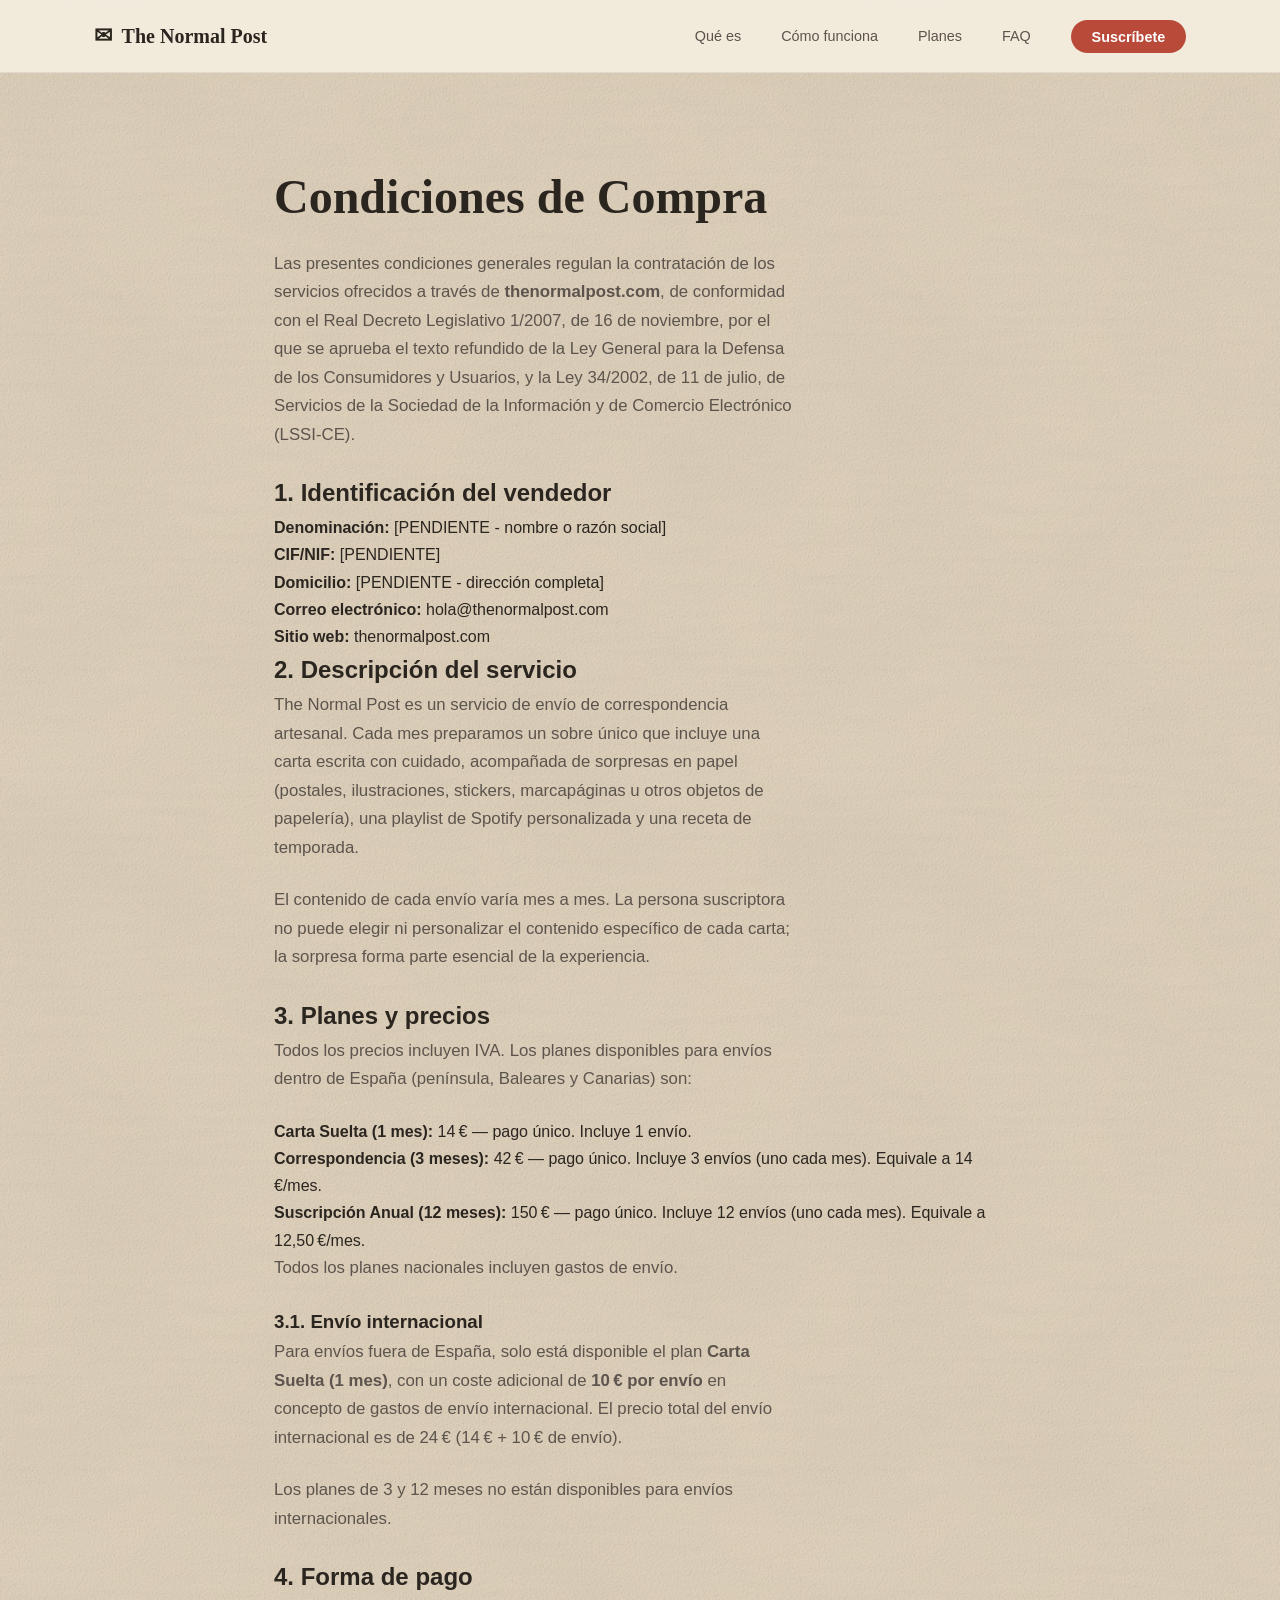
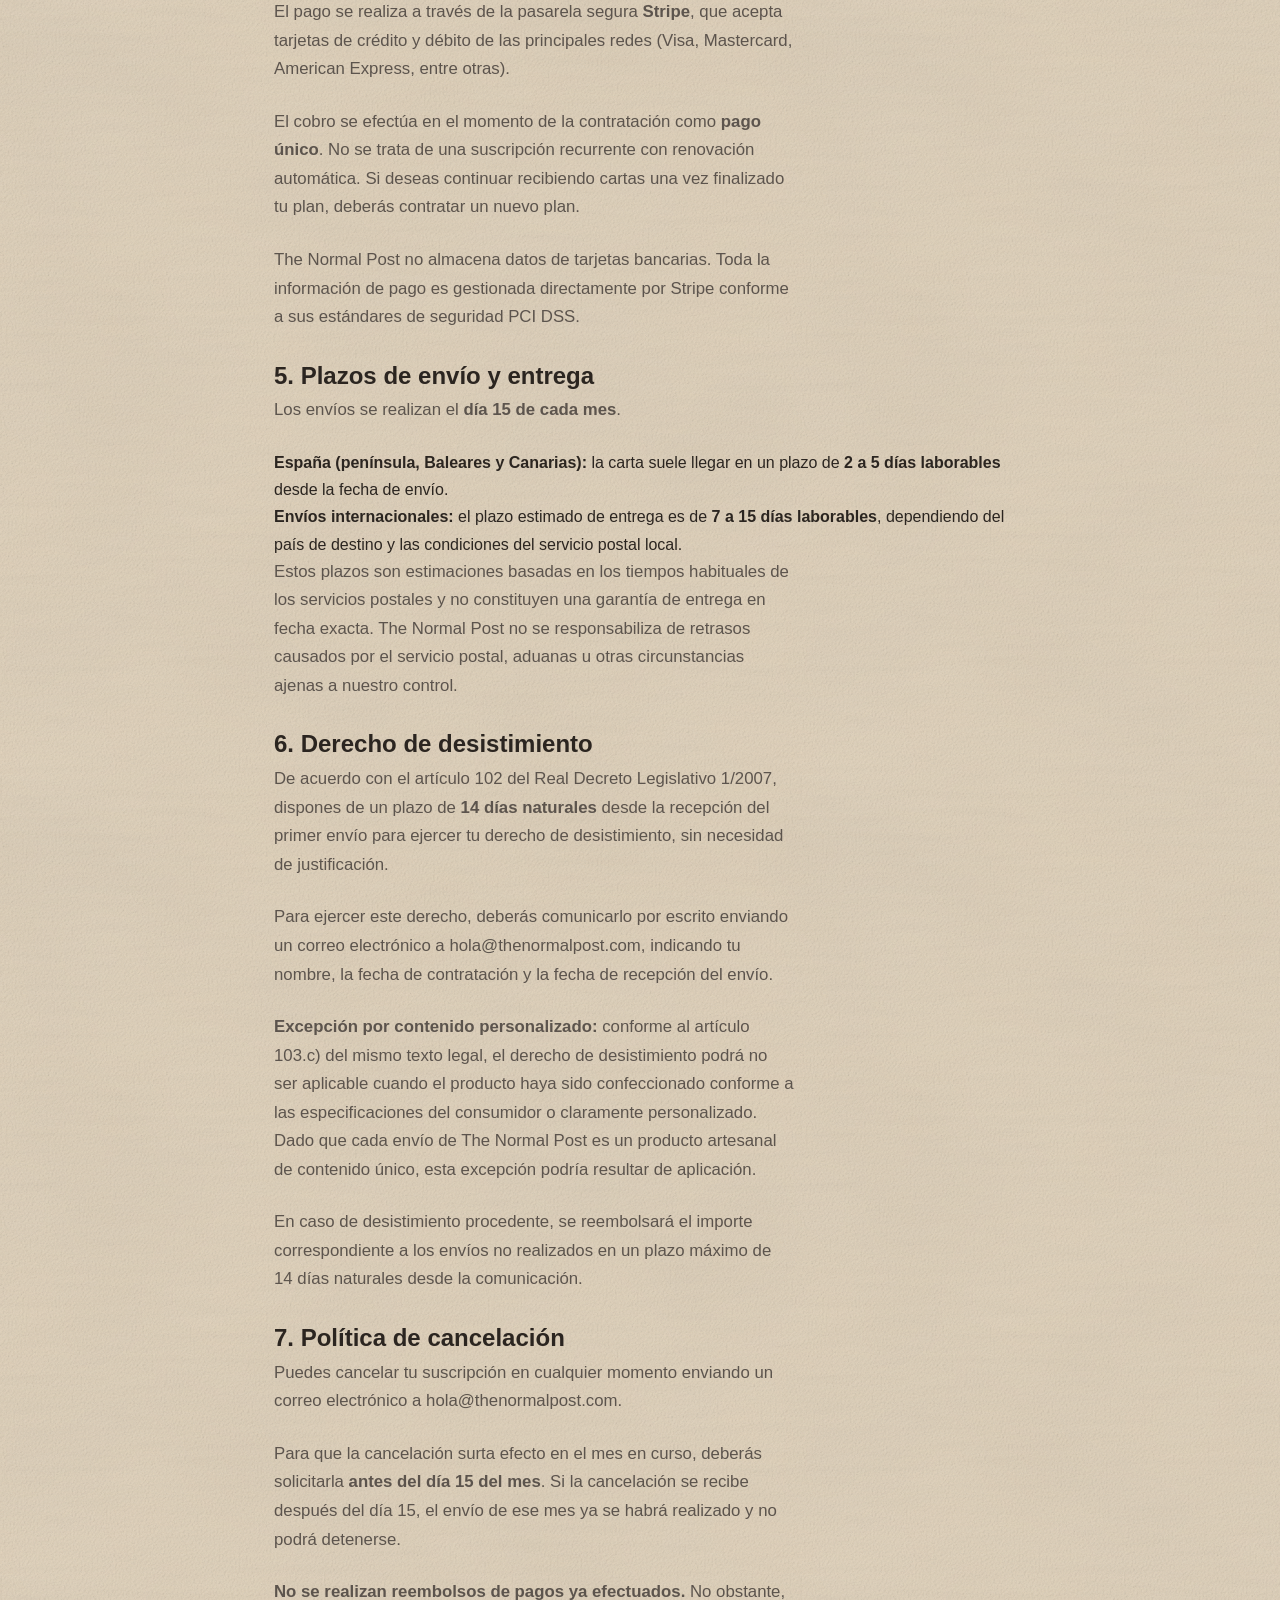
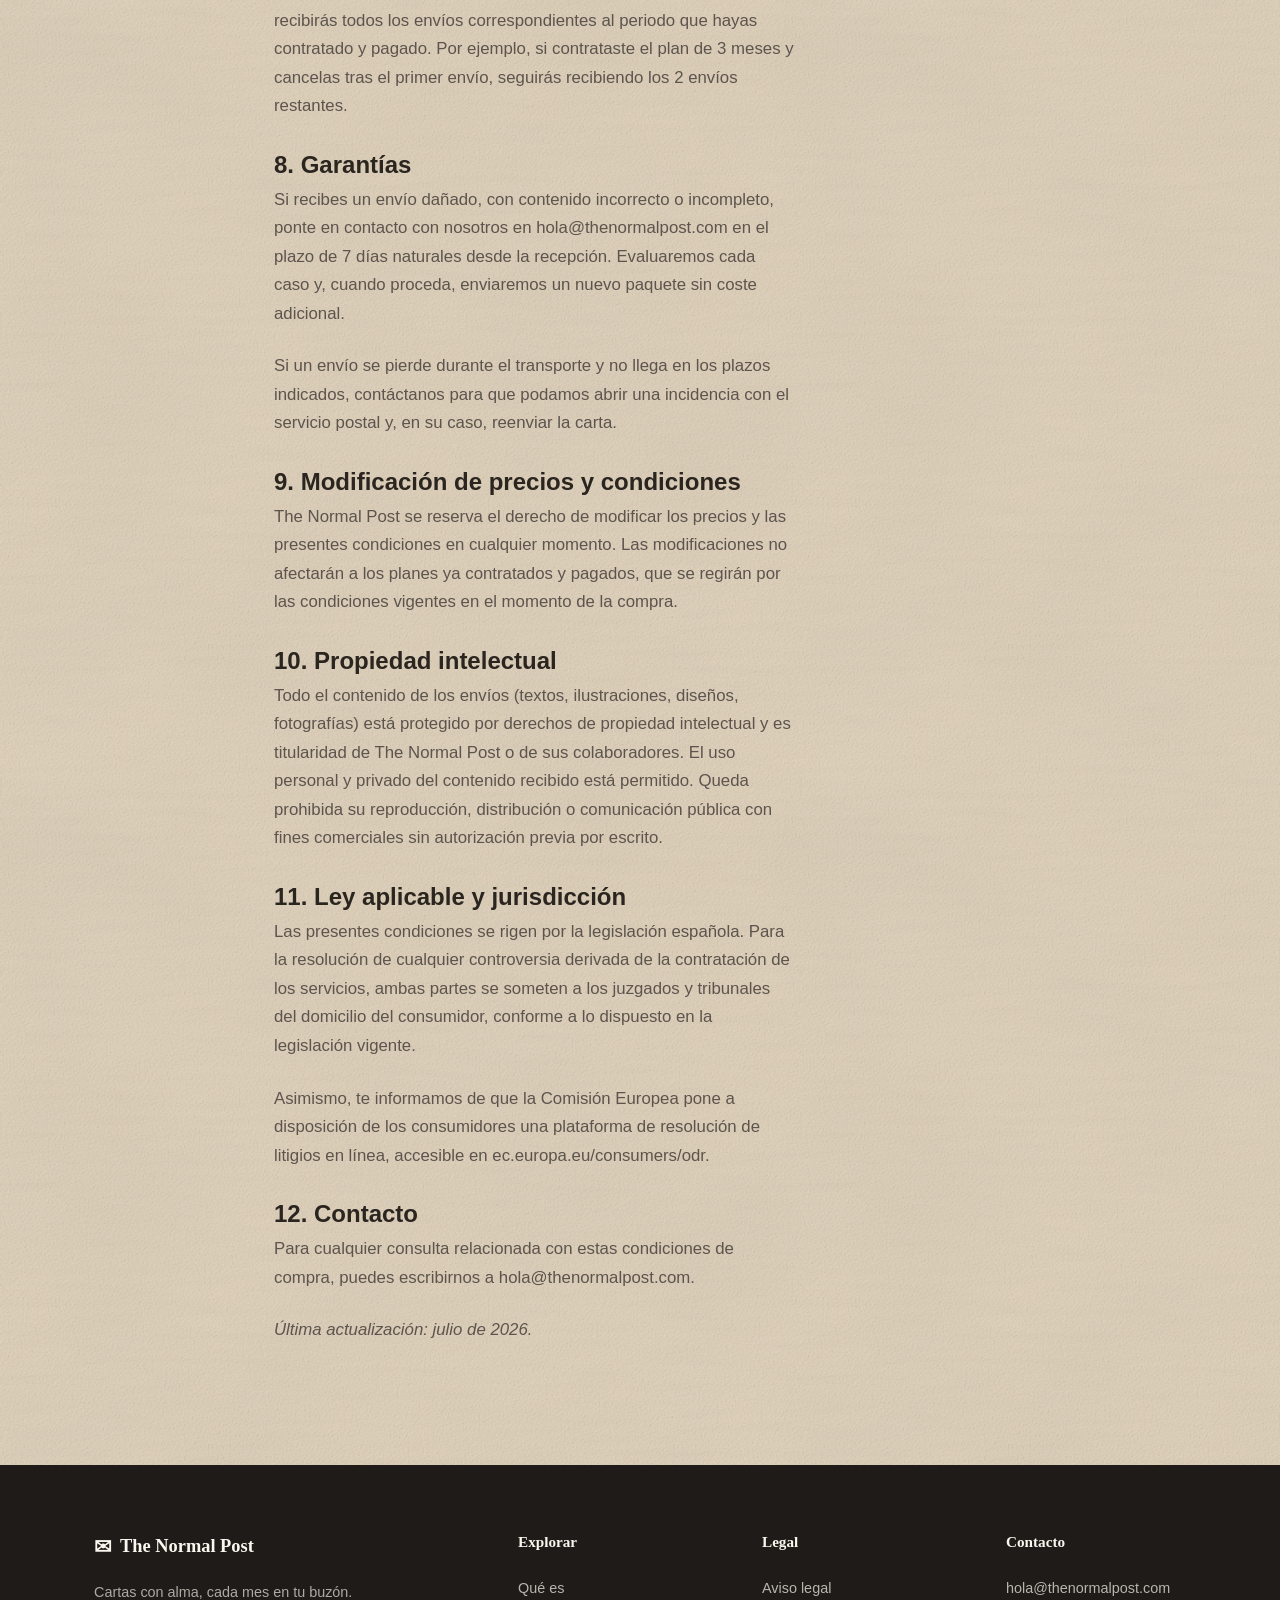
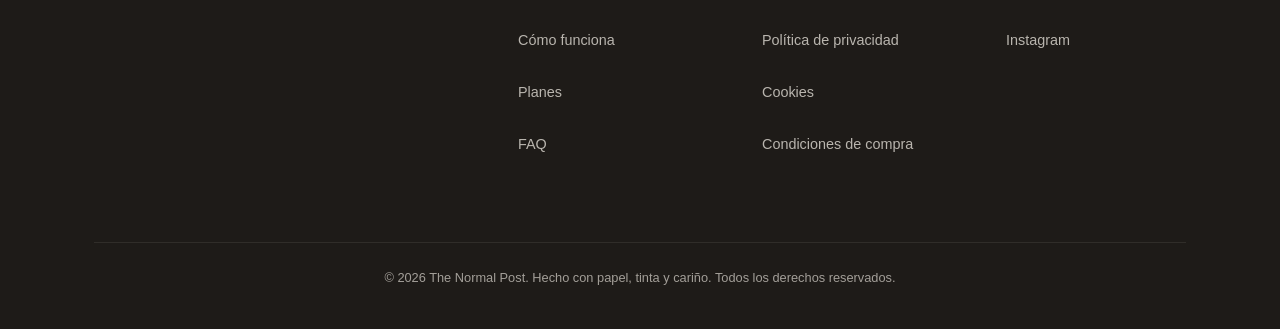
<file: condiciones.html>
<!DOCTYPE html>
<html lang="es">
<head>
  <meta charset="UTF-8">
  <meta name="viewport" content="width=device-width, initial-scale=1.0">
  <title>Condiciones de Compra — The Normal Post</title>
  <meta name="description" content="Condiciones generales de compra de The Normal Post. Información sobre planes, precios, envíos, cancelaciones y garantías conforme a la normativa de consumidores.">
  <meta name="robots" content="noindex, follow">
  <link rel="canonical" href="https://thenormalpost.com/condiciones.html">

  <!-- Fonts (non-render-blocking) -->
  <link rel="preconnect" href="https://fonts.googleapis.com">
  <link rel="preconnect" href="https://fonts.gstatic.com" crossorigin>
  <link rel="preload" as="style" href="https://fonts.googleapis.com/css2?family=Playfair+Display:ital,wght@0,400;0,600;0,700;1,400;1,600&family=DM+Sans:wght@400;500;600&display=swap">
  <link rel="stylesheet" href="https://fonts.googleapis.com/css2?family=Playfair+Display:ital,wght@0,400;0,600;0,700;1,400;1,600&family=DM+Sans:wght@400;500;600&display=swap" media="print" id="google-fonts">
  <noscript><link rel="stylesheet" href="https://fonts.googleapis.com/css2?family=Playfair+Display:ital,wght@0,400;0,600;0,700;1,400;1,600&family=DM+Sans:wght@400;500;600&display=swap"></noscript>

  <!-- Favicon + Theme -->
  <link rel="icon" href="img/favicon.svg" type="image/svg+xml">
  <meta name="theme-color" content="#F0E4D0">

  <!-- Seguridad -->
  <meta http-equiv="Content-Security-Policy" content="default-src 'self'; script-src 'self'; style-src 'self' https://fonts.googleapis.com; font-src https://fonts.gstatic.com; img-src 'self' data:; connect-src 'self'; frame-src 'none'; object-src 'none'; base-uri 'self'; form-action 'self' https://buy.stripe.com; upgrade-insecure-requests;">
  <meta name="referrer" content="strict-origin-when-cross-origin">
  <meta http-equiv="X-Content-Type-Options" content="nosniff">
  <meta http-equiv="X-XSS-Protection" content="0">

  <link rel="stylesheet" href="css/styles.css">
</head>
<body>

  <a href="#contenido" class="skip-link">Saltar al contenido</a>

  <!-- Navegación -->
  <nav class="nav" id="nav" aria-label="Navegación principal">
    <div class="nav__container">
      <a href="index.html" class="nav__logo" aria-label="The Normal Post - Inicio">
        <span class="nav__logo-icon" aria-hidden="true">&#9993;</span>
        <span class="nav__logo-text">The Normal Post</span>
      </a>
      <button class="nav__toggle" id="nav-toggle" aria-label="Abrir menú" aria-expanded="false" aria-controls="nav-menu">
        <span></span><span></span><span></span>
      </button>
      <ul class="nav__menu" id="nav-menu" role="list">
        <li><a href="index.html#que-es" class="nav__link">Qué es</a></li>
        <li><a href="index.html#como-funciona" class="nav__link">Cómo funciona</a></li>
        <li><a href="index.html#planes" class="nav__link">Planes</a></li>
        <li><a href="index.html#faq" class="nav__link">FAQ</a></li>
        <li><a href="index.html#planes" class="nav__link nav__link--cta">Suscríbete</a></li>
      </ul>
    </div>
  </nav>

  <!-- Contenido legal -->
  <section class="section section--cream section--legal" id="contenido">
    <div class="container container--narrow">

      <h1 class="section__title">Condiciones de Compra</h1>

      <p class="section__body">
        Las presentes condiciones generales regulan la contratación de los servicios
        ofrecidos a través de <strong>thenormalpost.com</strong>, de conformidad con
        el Real Decreto Legislativo 1/2007, de 16 de noviembre, por el que se aprueba
        el texto refundido de la Ley General para la Defensa de los Consumidores y
        Usuarios, y la Ley 34/2002, de 11 de julio, de Servicios de la Sociedad de
        la Información y de Comercio Electrónico (LSSI-CE).
      </p>

      <h2>1. Identificación del vendedor</h2>

      <ul>
        <li><strong>Denominación:</strong> [PENDIENTE - nombre o razón social]</li>
        <li><strong>CIF/NIF:</strong> [PENDIENTE]</li>
        <li><strong>Domicilio:</strong> [PENDIENTE - dirección completa]</li>
        <li><strong>Correo electrónico:</strong> <a href="mailto:hola@thenormalpost.com">hola@thenormalpost.com</a></li>
        <li><strong>Sitio web:</strong> <a href="https://thenormalpost.com">thenormalpost.com</a></li>
      </ul>

      <h2>2. Descripción del servicio</h2>

      <p class="section__body">
        The Normal Post es un servicio de envío de correspondencia artesanal.
        Cada mes preparamos un sobre único que incluye una carta escrita con
        cuidado, acompañada de sorpresas en papel (postales, ilustraciones,
        stickers, marcapáginas u otros objetos de papelería), una playlist
        de Spotify personalizada y una receta de temporada.
      </p>
      <p class="section__body">
        El contenido de cada envío varía mes a mes. La persona suscriptora no
        puede elegir ni personalizar el contenido específico de cada carta; la
        sorpresa forma parte esencial de la experiencia.
      </p>

      <h2>3. Planes y precios</h2>

      <p class="section__body">
        Todos los precios incluyen IVA. Los planes disponibles para envíos
        dentro de España (península, Baleares y Canarias) son:
      </p>

      <ul>
        <li>
          <strong>Carta Suelta (1 mes):</strong> 14&thinsp;&euro; &mdash; pago único.
          Incluye 1 envío.
        </li>
        <li>
          <strong>Correspondencia (3 meses):</strong> 42&thinsp;&euro; &mdash; pago
          único. Incluye 3 envíos (uno cada mes). Equivale a 14&thinsp;&euro;/mes.
        </li>
        <li>
          <strong>Suscripción Anual (12 meses):</strong> 150&thinsp;&euro; &mdash;
          pago único. Incluye 12 envíos (uno cada mes). Equivale a
          12,50&thinsp;&euro;/mes.
        </li>
      </ul>

      <p class="section__body">
        Todos los planes nacionales incluyen gastos de envío.
      </p>

      <h3>3.1. Envío internacional</h3>

      <p class="section__body">
        Para envíos fuera de España, solo está disponible el plan
        <strong>Carta Suelta (1 mes)</strong>, con un coste adicional de
        <strong>10&thinsp;&euro; por envío</strong> en concepto de gastos de envío
        internacional. El precio total del envío internacional es de 24&thinsp;&euro;
        (14&thinsp;&euro; + 10&thinsp;&euro; de envío).
      </p>
      <p class="section__body">
        Los planes de 3 y 12 meses no están disponibles para envíos
        internacionales.
      </p>

      <h2>4. Forma de pago</h2>

      <p class="section__body">
        El pago se realiza a través de la pasarela segura
        <strong>Stripe</strong>, que acepta tarjetas de crédito y débito de las
        principales redes (Visa, Mastercard, American Express, entre otras).
      </p>
      <p class="section__body">
        El cobro se efectúa en el momento de la contratación como
        <strong>pago único</strong>. No se trata de una suscripción recurrente
        con renovación automática. Si deseas continuar recibiendo cartas una
        vez finalizado tu plan, deberás contratar un nuevo plan.
      </p>
      <p class="section__body">
        The Normal Post no almacena datos de tarjetas bancarias. Toda la
        información de pago es gestionada directamente por Stripe conforme a
        sus estándares de seguridad PCI DSS.
      </p>

      <h2>5. Plazos de envío y entrega</h2>

      <p class="section__body">
        Los envíos se realizan el <strong>día 15 de cada mes</strong>.
      </p>
      <ul>
        <li>
          <strong>España (península, Baleares y Canarias):</strong> la carta
          suele llegar en un plazo de <strong>2 a 5 días laborables</strong>
          desde la fecha de envío.
        </li>
        <li>
          <strong>Envíos internacionales:</strong> el plazo estimado de
          entrega es de <strong>7 a 15 días laborables</strong>, dependiendo
          del país de destino y las condiciones del servicio postal local.
        </li>
      </ul>
      <p class="section__body">
        Estos plazos son estimaciones basadas en los tiempos habituales de los
        servicios postales y no constituyen una garantía de entrega en fecha
        exacta. The Normal Post no se responsabiliza de retrasos causados por
        el servicio postal, aduanas u otras circunstancias ajenas a nuestro
        control.
      </p>

      <h2>6. Derecho de desistimiento</h2>

      <p class="section__body">
        De acuerdo con el artículo 102 del Real Decreto Legislativo 1/2007,
        dispones de un plazo de <strong>14 días naturales</strong> desde la
        recepción del primer envío para ejercer tu derecho de desistimiento,
        sin necesidad de justificación.
      </p>
      <p class="section__body">
        Para ejercer este derecho, deberás comunicarlo por escrito enviando un
        correo electrónico a
        <a href="mailto:hola@thenormalpost.com">hola@thenormalpost.com</a>,
        indicando tu nombre, la fecha de contratación y la fecha de recepción
        del envío.
      </p>
      <p class="section__body">
        <strong>Excepción por contenido personalizado:</strong> conforme al
        artículo 103.c) del mismo texto legal, el derecho de desistimiento
        podrá no ser aplicable cuando el producto haya sido confeccionado
        conforme a las especificaciones del consumidor o claramente
        personalizado. Dado que cada envío de The Normal Post es un producto
        artesanal de contenido único, esta excepción podría resultar de
        aplicación.
      </p>
      <p class="section__body">
        En caso de desistimiento procedente, se reembolsará el importe
        correspondiente a los envíos no realizados en un plazo máximo de
        14 días naturales desde la comunicación.
      </p>

      <h2>7. Política de cancelación</h2>

      <p class="section__body">
        Puedes cancelar tu suscripción en cualquier momento enviando un correo
        electrónico a
        <a href="mailto:hola@thenormalpost.com">hola@thenormalpost.com</a>.
      </p>
      <p class="section__body">
        Para que la cancelación surta efecto en el mes en curso, deberás
        solicitarla <strong>antes del día 15 del mes</strong>. Si la
        cancelación se recibe después del día 15, el envío de ese mes ya se
        habrá realizado y no podrá detenerse.
      </p>
      <p class="section__body">
        <strong>No se realizan reembolsos de pagos ya efectuados.</strong> No
        obstante, recibirás todos los envíos correspondientes al periodo que
        hayas contratado y pagado. Por ejemplo, si contrataste el plan de
        3 meses y cancelas tras el primer envío, seguirás recibiendo los 2
        envíos restantes.
      </p>

      <h2>8. Garantías</h2>

      <p class="section__body">
        Si recibes un envío dañado, con contenido incorrecto o incompleto,
        ponte en contacto con nosotros en
        <a href="mailto:hola@thenormalpost.com">hola@thenormalpost.com</a>
        en el plazo de 7 días naturales desde la recepción. Evaluaremos cada
        caso y, cuando proceda, enviaremos un nuevo paquete sin coste
        adicional.
      </p>
      <p class="section__body">
        Si un envío se pierde durante el transporte y no llega en los plazos
        indicados, contáctanos para que podamos abrir una incidencia con el
        servicio postal y, en su caso, reenviar la carta.
      </p>

      <h2>9. Modificación de precios y condiciones</h2>

      <p class="section__body">
        The Normal Post se reserva el derecho de modificar los precios y las
        presentes condiciones en cualquier momento. Las modificaciones no
        afectarán a los planes ya contratados y pagados, que se regirán por
        las condiciones vigentes en el momento de la compra.
      </p>

      <h2>10. Propiedad intelectual</h2>

      <p class="section__body">
        Todo el contenido de los envíos (textos, ilustraciones, diseños,
        fotografías) está protegido por derechos de propiedad intelectual y
        es titularidad de The Normal Post o de sus colaboradores. El uso
        personal y privado del contenido recibido está permitido. Queda
        prohibida su reproducción, distribución o comunicación pública con
        fines comerciales sin autorización previa por escrito.
      </p>

      <h2>11. Ley aplicable y jurisdicción</h2>

      <p class="section__body">
        Las presentes condiciones se rigen por la legislación española. Para
        la resolución de cualquier controversia derivada de la contratación
        de los servicios, ambas partes se someten a los juzgados y tribunales
        del domicilio del consumidor, conforme a lo dispuesto en la
        legislación vigente.
      </p>
      <p class="section__body">
        Asimismo, te informamos de que la Comisión Europea pone a disposición
        de los consumidores una plataforma de resolución de litigios en línea,
        accesible en
        <a href="https://ec.europa.eu/consumers/odr/" target="_blank" rel="noopener noreferrer">ec.europa.eu/consumers/odr</a>.
      </p>

      <h2>12. Contacto</h2>

      <p class="section__body">
        Para cualquier consulta relacionada con estas condiciones de compra,
        puedes escribirnos a
        <a href="mailto:hola@thenormalpost.com">hola@thenormalpost.com</a>.
      </p>

      <p class="section__body">
        <em>Última actualización: julio de 2026.</em>
      </p>

    </div>
  </section>

  <!-- Footer -->
  <footer class="footer">
    <div class="container">
      <div class="footer__grid">
        <div class="footer__brand">
          <div class="footer__logo">
            <span class="footer__logo-icon">&#9993;</span>
            <span class="footer__logo-text">The Normal Post</span>
          </div>
          <p class="footer__tagline">Cartas con alma, cada mes en tu buzón.</p>
        </div>
        <div class="footer__links">
          <h4>Explorar</h4>
          <ul>
            <li><a href="index.html#que-es">Qué es</a></li>
            <li><a href="index.html#como-funciona">Cómo funciona</a></li>
            <li><a href="index.html#planes">Planes</a></li>
            <li><a href="index.html#faq">FAQ</a></li>
          </ul>
        </div>
        <div class="footer__links">
          <h4>Legal</h4>
          <ul>
            <li><a href="aviso-legal.html">Aviso legal</a></li>
            <li><a href="privacidad.html">Política de privacidad</a></li>
            <li><a href="cookies.html">Cookies</a></li>
            <li><a href="condiciones.html">Condiciones de compra</a></li>
          </ul>
        </div>
        <div class="footer__links">
          <h4>Contacto</h4>
          <ul>
            <li><a href="mailto:hola@thenormalpost.com">hola@thenormalpost.com</a></li>
            <li><a href="https://instagram.com/thenormalpost" target="_blank" rel="noopener noreferrer">Instagram</a></li>
          </ul>
        </div>
      </div>
      <div class="footer__bottom">
        <p>&copy; 2026 The Normal Post. Hecho con papel, tinta y cariño. Todos los derechos reservados.</p>
      </div>
    </div>
  </footer>

</body>
</html>
</file>
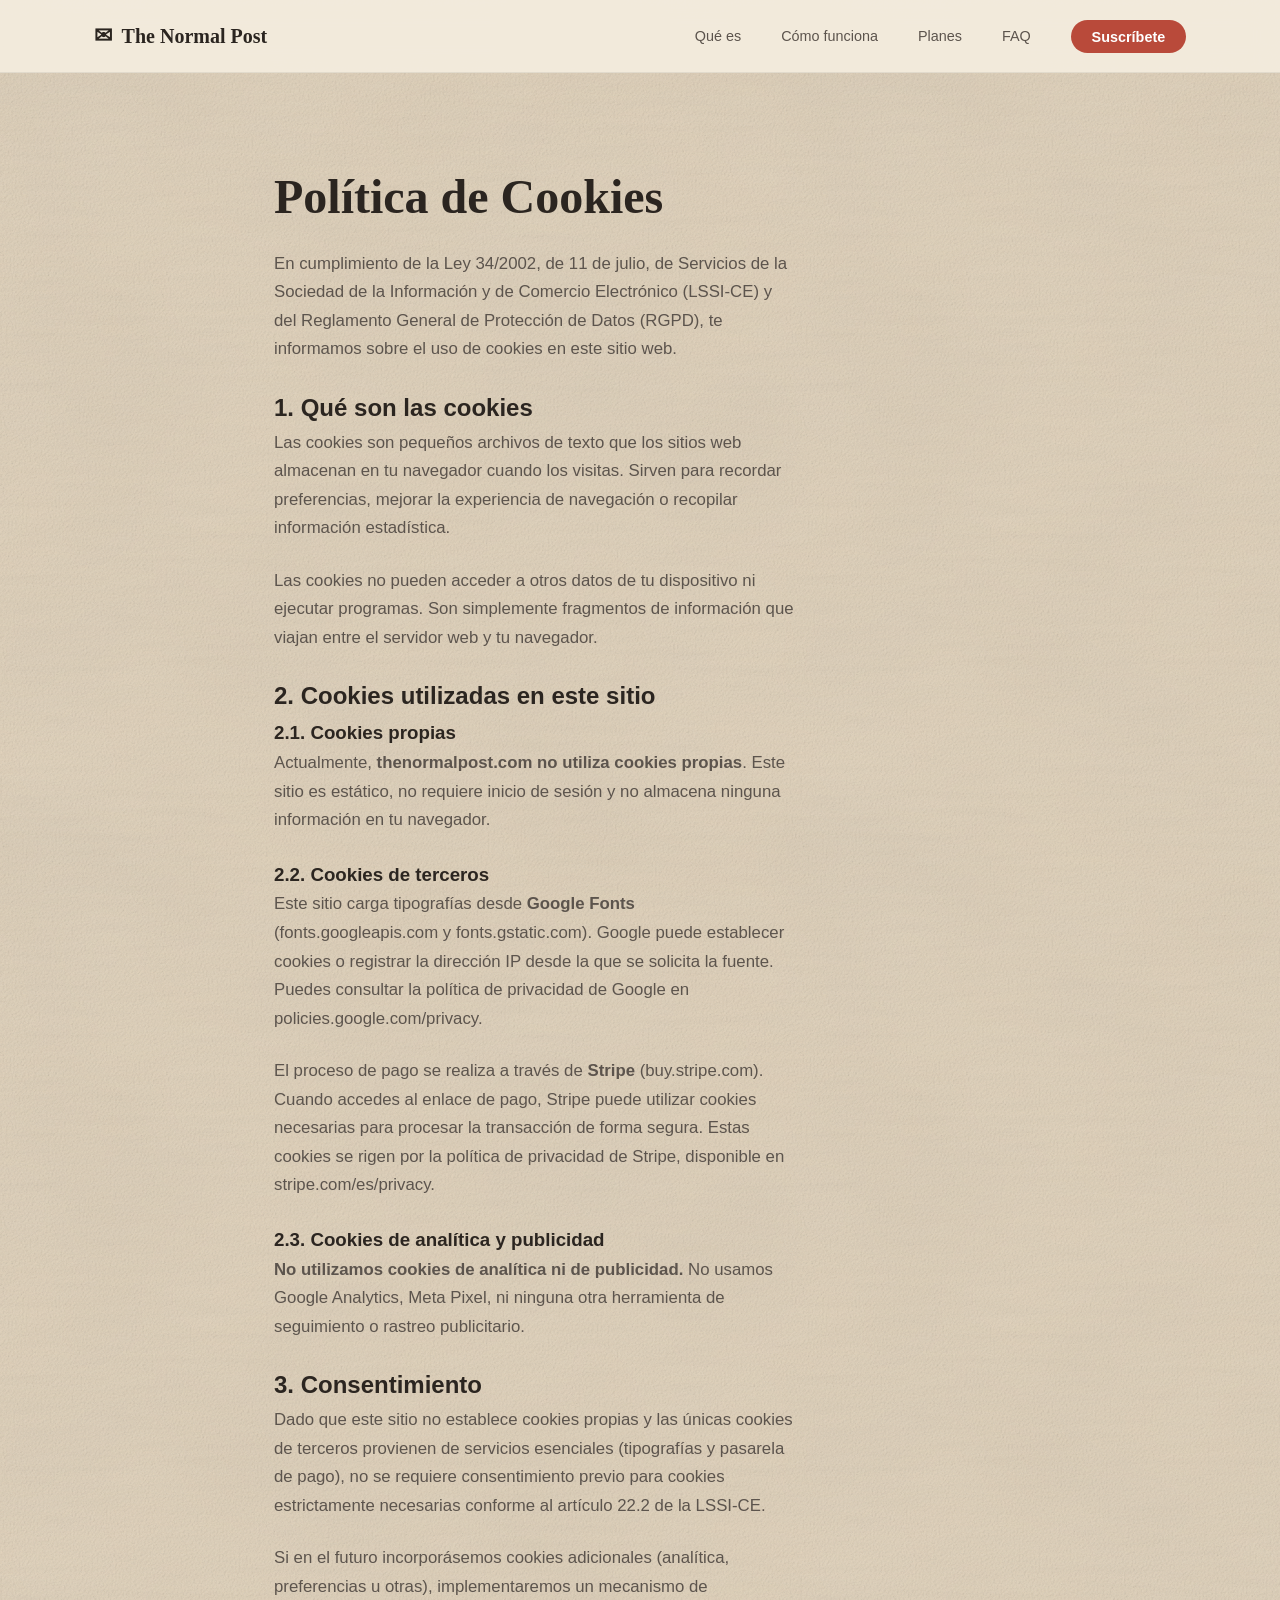
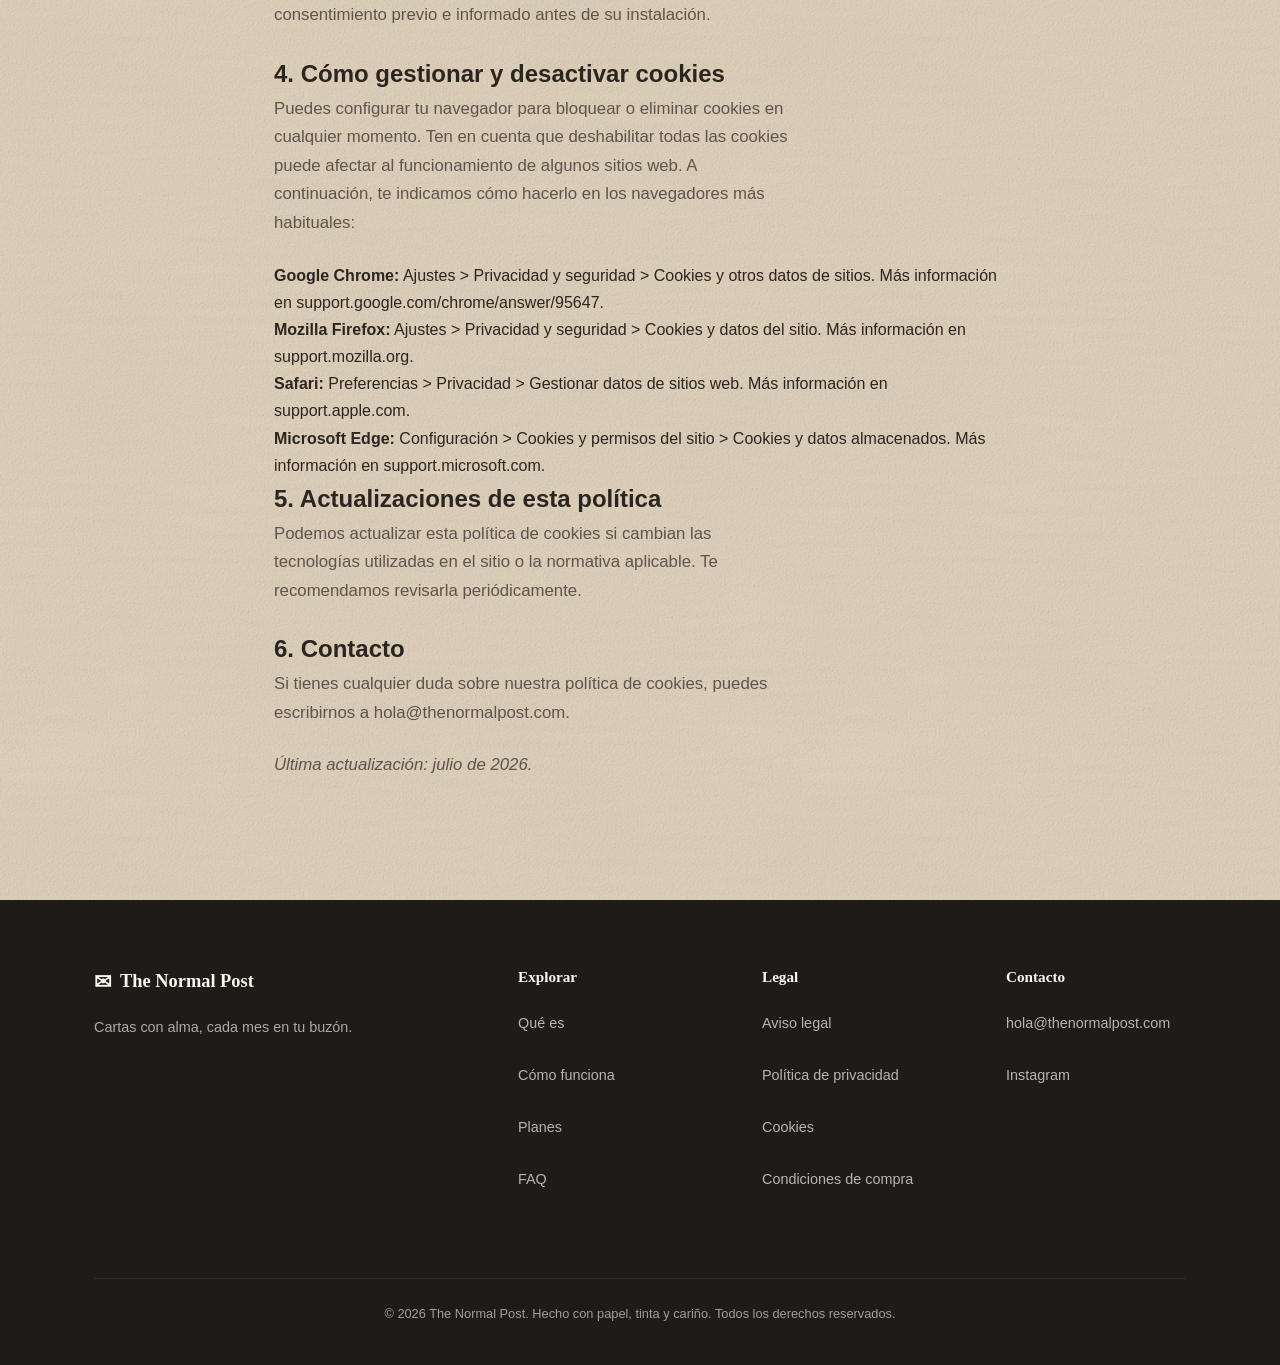
<file: cookies.html>
<!DOCTYPE html>
<html lang="es">
<head>
  <meta charset="UTF-8">
  <meta name="viewport" content="width=device-width, initial-scale=1.0">
  <title>Política de Cookies — The Normal Post</title>
  <meta name="description" content="Política de cookies de The Normal Post. Información sobre el uso de cookies en thenormalpost.com conforme a la LSSI-CE y el RGPD.">
  <meta name="robots" content="noindex, follow">
  <link rel="canonical" href="https://thenormalpost.com/cookies.html">

  <!-- Fonts (non-render-blocking) -->
  <link rel="preconnect" href="https://fonts.googleapis.com">
  <link rel="preconnect" href="https://fonts.gstatic.com" crossorigin>
  <link rel="preload" as="style" href="https://fonts.googleapis.com/css2?family=Playfair+Display:ital,wght@0,400;0,600;0,700;1,400;1,600&family=DM+Sans:wght@400;500;600&display=swap">
  <link rel="stylesheet" href="https://fonts.googleapis.com/css2?family=Playfair+Display:ital,wght@0,400;0,600;0,700;1,400;1,600&family=DM+Sans:wght@400;500;600&display=swap" media="print" id="google-fonts">
  <noscript><link rel="stylesheet" href="https://fonts.googleapis.com/css2?family=Playfair+Display:ital,wght@0,400;0,600;0,700;1,400;1,600&family=DM+Sans:wght@400;500;600&display=swap"></noscript>

  <!-- Favicon + Theme -->
  <link rel="icon" href="img/favicon.svg" type="image/svg+xml">
  <meta name="theme-color" content="#F0E4D0">

  <!-- Seguridad -->
  <meta http-equiv="Content-Security-Policy" content="default-src 'self'; script-src 'self'; style-src 'self' https://fonts.googleapis.com; font-src https://fonts.gstatic.com; img-src 'self' data:; connect-src 'self'; frame-src 'none'; object-src 'none'; base-uri 'self'; form-action 'self' https://buy.stripe.com; upgrade-insecure-requests;">
  <meta name="referrer" content="strict-origin-when-cross-origin">
  <meta http-equiv="X-Content-Type-Options" content="nosniff">
  <meta http-equiv="X-XSS-Protection" content="0">

  <link rel="stylesheet" href="css/styles.css">
</head>
<body>

  <a href="#contenido" class="skip-link">Saltar al contenido</a>

  <!-- Navegación -->
  <nav class="nav" id="nav" aria-label="Navegación principal">
    <div class="nav__container">
      <a href="index.html" class="nav__logo" aria-label="The Normal Post - Inicio">
        <span class="nav__logo-icon" aria-hidden="true">&#9993;</span>
        <span class="nav__logo-text">The Normal Post</span>
      </a>
      <button class="nav__toggle" id="nav-toggle" aria-label="Abrir menú" aria-expanded="false" aria-controls="nav-menu">
        <span></span><span></span><span></span>
      </button>
      <ul class="nav__menu" id="nav-menu" role="list">
        <li><a href="index.html#que-es" class="nav__link">Qué es</a></li>
        <li><a href="index.html#como-funciona" class="nav__link">Cómo funciona</a></li>
        <li><a href="index.html#planes" class="nav__link">Planes</a></li>
        <li><a href="index.html#faq" class="nav__link">FAQ</a></li>
        <li><a href="index.html#planes" class="nav__link nav__link--cta">Suscríbete</a></li>
      </ul>
    </div>
  </nav>

  <!-- Contenido legal -->
  <section class="section section--cream section--legal" id="contenido">
    <div class="container container--narrow">

      <h1 class="section__title">Política de Cookies</h1>

      <p class="section__body">
        En cumplimiento de la Ley 34/2002, de 11 de julio, de Servicios de la Sociedad
        de la Información y de Comercio Electrónico (LSSI-CE) y del Reglamento General
        de Protección de Datos (RGPD), te informamos sobre el uso de cookies en este
        sitio web.
      </p>

      <h2>1. Qué son las cookies</h2>

      <p class="section__body">
        Las cookies son pequeños archivos de texto que los sitios web almacenan en tu
        navegador cuando los visitas. Sirven para recordar preferencias, mejorar la
        experiencia de navegación o recopilar información estadística.
      </p>
      <p class="section__body">
        Las cookies no pueden acceder a otros datos de tu dispositivo ni ejecutar
        programas. Son simplemente fragmentos de información que viajan entre el
        servidor web y tu navegador.
      </p>

      <h2>2. Cookies utilizadas en este sitio</h2>

      <h3>2.1. Cookies propias</h3>

      <p class="section__body">
        Actualmente, <strong>thenormalpost.com no utiliza cookies propias</strong>.
        Este sitio es estático, no requiere inicio de sesión y no almacena ninguna
        información en tu navegador.
      </p>

      <h3>2.2. Cookies de terceros</h3>

      <p class="section__body">
        Este sitio carga tipografías desde <strong>Google Fonts</strong>
        (fonts.googleapis.com y fonts.gstatic.com). Google puede establecer cookies
        o registrar la dirección IP desde la que se solicita la fuente. Puedes
        consultar la política de privacidad de Google en
        <a href="https://policies.google.com/privacy" target="_blank" rel="noopener noreferrer">policies.google.com/privacy</a>.
      </p>
      <p class="section__body">
        El proceso de pago se realiza a través de <strong>Stripe</strong>
        (buy.stripe.com). Cuando accedes al enlace de pago, Stripe puede utilizar
        cookies necesarias para procesar la transacción de forma segura. Estas
        cookies se rigen por la política de privacidad de Stripe, disponible en
        <a href="https://stripe.com/es/privacy" target="_blank" rel="noopener noreferrer">stripe.com/es/privacy</a>.
      </p>

      <h3>2.3. Cookies de analítica y publicidad</h3>

      <p class="section__body">
        <strong>No utilizamos cookies de analítica ni de publicidad.</strong> No
        usamos Google Analytics, Meta Pixel, ni ninguna otra herramienta de
        seguimiento o rastreo publicitario.
      </p>

      <h2>3. Consentimiento</h2>

      <p class="section__body">
        Dado que este sitio no establece cookies propias y las únicas cookies de
        terceros provienen de servicios esenciales (tipografías y pasarela de pago),
        no se requiere consentimiento previo para cookies estrictamente necesarias
        conforme al artículo 22.2 de la LSSI-CE.
      </p>
      <p class="section__body">
        Si en el futuro incorporásemos cookies adicionales (analítica, preferencias
        u otras), implementaremos un mecanismo de consentimiento previo e informado
        antes de su instalación.
      </p>

      <h2>4. Cómo gestionar y desactivar cookies</h2>

      <p class="section__body">
        Puedes configurar tu navegador para bloquear o eliminar cookies en cualquier
        momento. Ten en cuenta que deshabilitar todas las cookies puede afectar al
        funcionamiento de algunos sitios web. A continuación, te indicamos cómo
        hacerlo en los navegadores más habituales:
      </p>

      <ul>
        <li>
          <strong>Google Chrome:</strong> Ajustes &gt; Privacidad y seguridad &gt;
          Cookies y otros datos de sitios. Más información en
          <a href="https://support.google.com/chrome/answer/95647" target="_blank" rel="noopener noreferrer">support.google.com/chrome/answer/95647</a>.
        </li>
        <li>
          <strong>Mozilla Firefox:</strong> Ajustes &gt; Privacidad y seguridad &gt;
          Cookies y datos del sitio. Más información en
          <a href="https://support.mozilla.org/es/kb/proteccion-mejorada-contra-rastreo-en-firefox" target="_blank" rel="noopener noreferrer">support.mozilla.org</a>.
        </li>
        <li>
          <strong>Safari:</strong> Preferencias &gt; Privacidad &gt;
          Gestionar datos de sitios web. Más información en
          <a href="https://support.apple.com/es-es/guide/safari/sfri11471/" target="_blank" rel="noopener noreferrer">support.apple.com</a>.
        </li>
        <li>
          <strong>Microsoft Edge:</strong> Configuración &gt; Cookies y permisos
          del sitio &gt; Cookies y datos almacenados. Más información en
          <a href="https://support.microsoft.com/es-es/microsoft-edge/eliminar-cookies-en-microsoft-edge-63947406-40ac-c3b8-57b9-2a946a29ae09" target="_blank" rel="noopener noreferrer">support.microsoft.com</a>.
        </li>
      </ul>

      <h2>5. Actualizaciones de esta política</h2>

      <p class="section__body">
        Podemos actualizar esta política de cookies si cambian las tecnologías
        utilizadas en el sitio o la normativa aplicable. Te recomendamos revisarla
        periódicamente.
      </p>

      <h2>6. Contacto</h2>

      <p class="section__body">
        Si tienes cualquier duda sobre nuestra política de cookies, puedes
        escribirnos a
        <a href="mailto:hola@thenormalpost.com">hola@thenormalpost.com</a>.
      </p>

      <p class="section__body">
        <em>Última actualización: julio de 2026.</em>
      </p>

    </div>
  </section>

  <!-- Footer -->
  <footer class="footer">
    <div class="container">
      <div class="footer__grid">
        <div class="footer__brand">
          <div class="footer__logo">
            <span class="footer__logo-icon">&#9993;</span>
            <span class="footer__logo-text">The Normal Post</span>
          </div>
          <p class="footer__tagline">Cartas con alma, cada mes en tu buzón.</p>
        </div>
        <div class="footer__links">
          <h4>Explorar</h4>
          <ul>
            <li><a href="index.html#que-es">Qué es</a></li>
            <li><a href="index.html#como-funciona">Cómo funciona</a></li>
            <li><a href="index.html#planes">Planes</a></li>
            <li><a href="index.html#faq">FAQ</a></li>
          </ul>
        </div>
        <div class="footer__links">
          <h4>Legal</h4>
          <ul>
            <li><a href="aviso-legal.html">Aviso legal</a></li>
            <li><a href="privacidad.html">Política de privacidad</a></li>
            <li><a href="cookies.html">Cookies</a></li>
            <li><a href="condiciones.html">Condiciones de compra</a></li>
          </ul>
        </div>
        <div class="footer__links">
          <h4>Contacto</h4>
          <ul>
            <li><a href="mailto:hola@thenormalpost.com">hola@thenormalpost.com</a></li>
            <li><a href="https://instagram.com/thenormalpost" target="_blank" rel="noopener noreferrer">Instagram</a></li>
          </ul>
        </div>
      </div>
      <div class="footer__bottom">
        <p>&copy; 2026 The Normal Post. Hecho con papel, tinta y cariño. Todos los derechos reservados.</p>
      </div>
    </div>
  </footer>

</body>
</html>
</file>
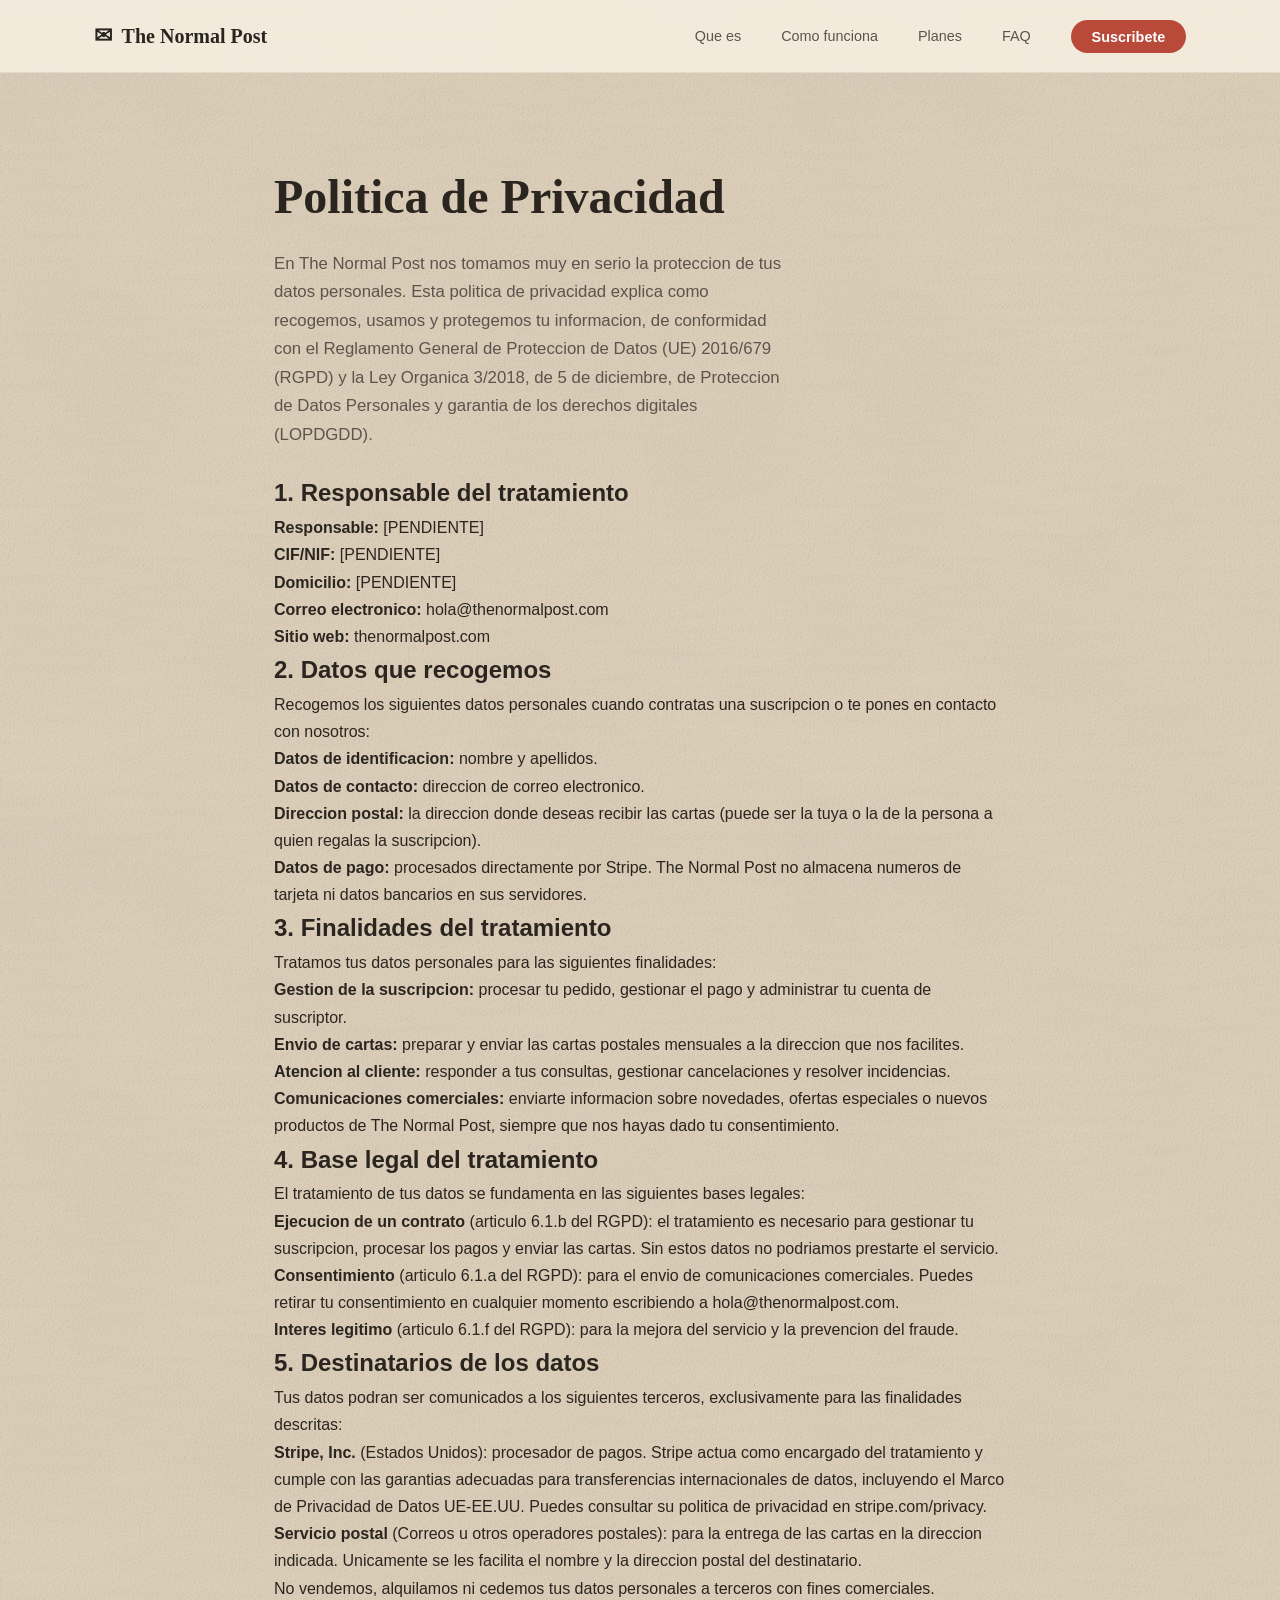
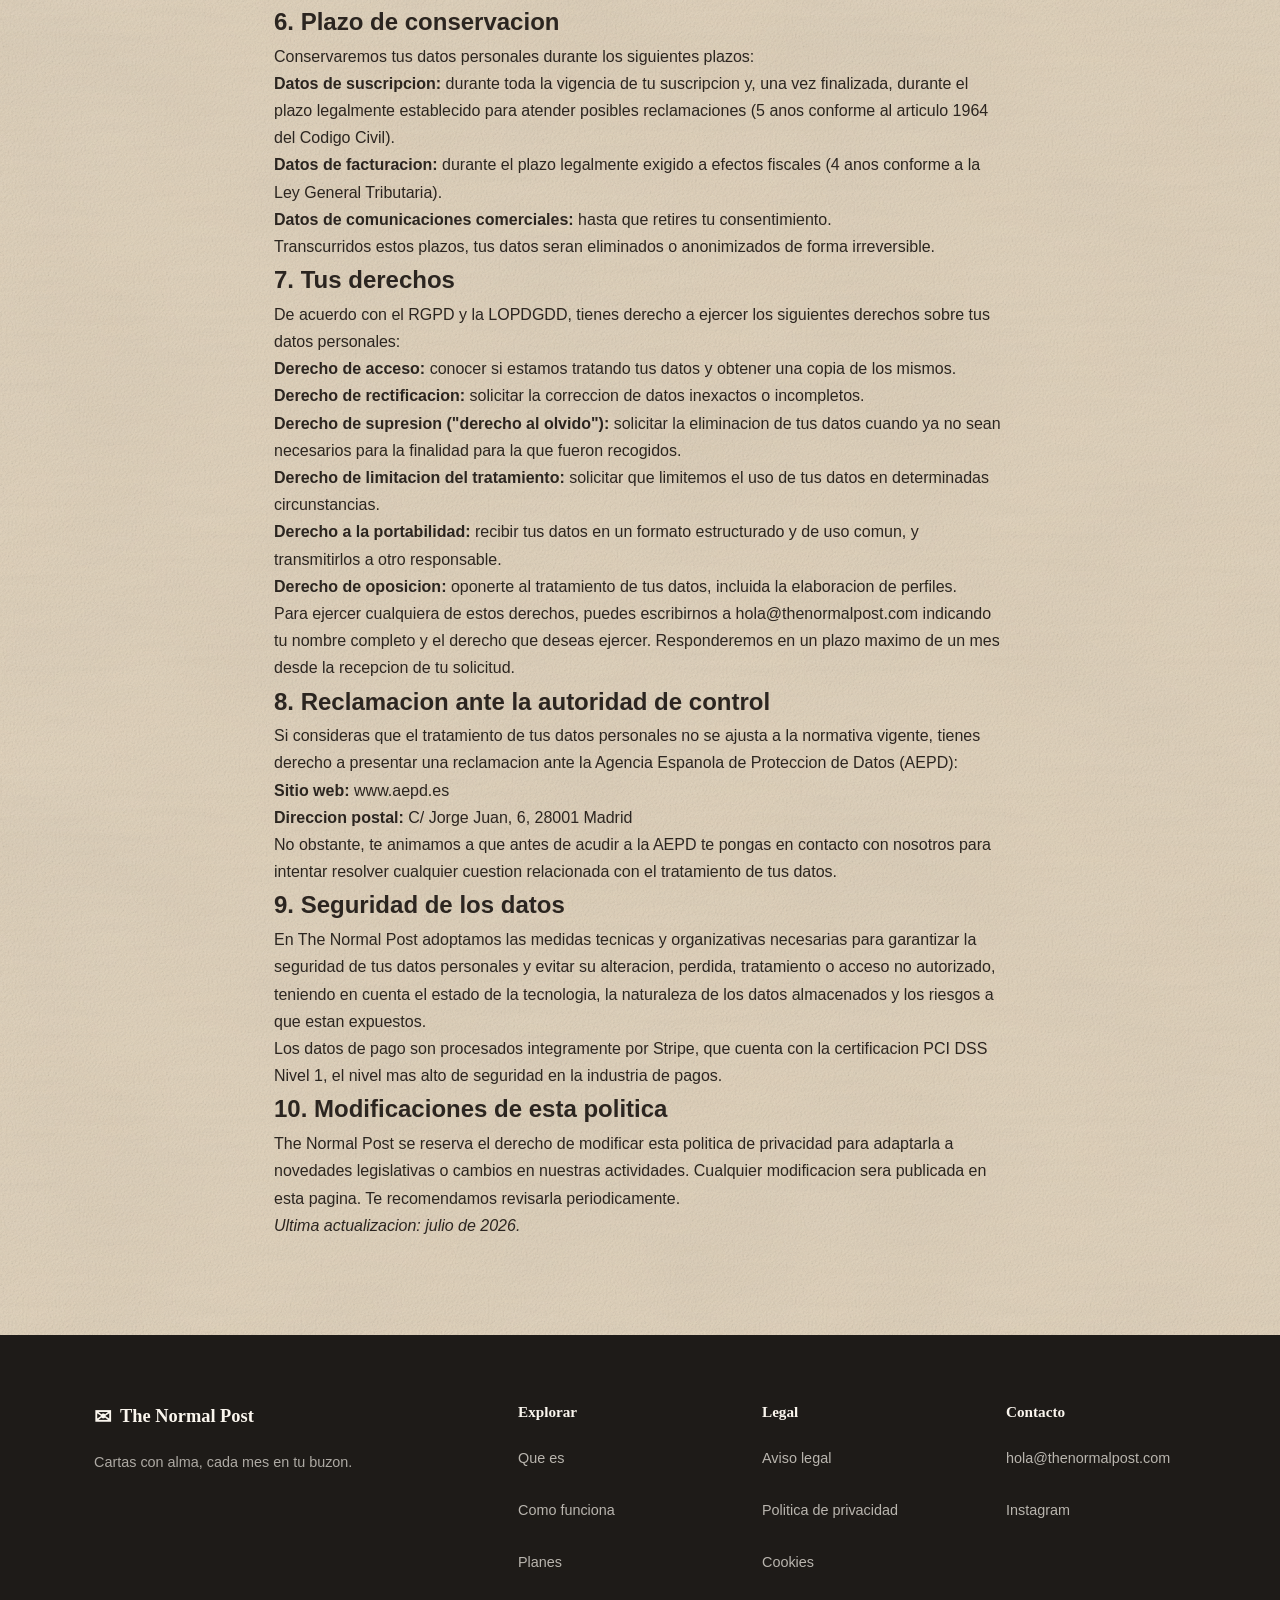
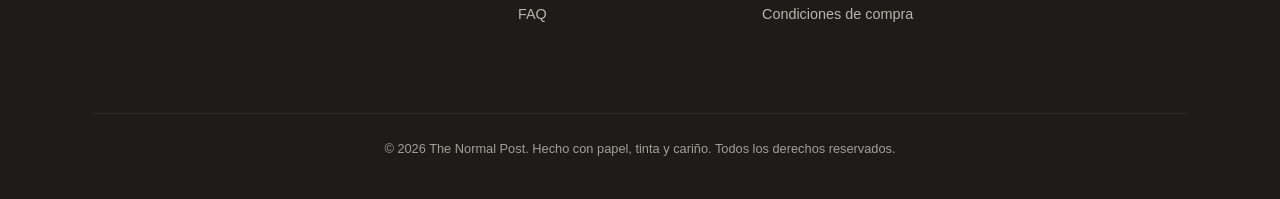
<file: privacidad.html>
<!DOCTYPE html>
<html lang="es">
<head>
  <meta charset="UTF-8">
  <meta name="viewport" content="width=device-width, initial-scale=1.0">
  <title>Politica de Privacidad — The Normal Post</title>
  <meta name="description" content="Politica de privacidad de The Normal Post. Informacion sobre el tratamiento de datos personales conforme al RGPD y la LOPDGDD.">
  <meta name="robots" content="index, follow">
  <link rel="canonical" href="https://thenormalpost.com/privacidad.html">

  <!-- Fonts (non-render-blocking) -->
  <link rel="preconnect" href="https://fonts.googleapis.com">
  <link rel="preconnect" href="https://fonts.gstatic.com" crossorigin>
  <link rel="preload" as="style" href="https://fonts.googleapis.com/css2?family=Playfair+Display:ital,wght@0,400;0,600;0,700;1,400;1,600&family=DM+Sans:wght@400;500;600&display=swap">
  <link rel="stylesheet" href="https://fonts.googleapis.com/css2?family=Playfair+Display:ital,wght@0,400;0,600;0,700;1,400;1,600&family=DM+Sans:wght@400;500;600&display=swap" media="print" id="google-fonts">
  <noscript><link rel="stylesheet" href="https://fonts.googleapis.com/css2?family=Playfair+Display:ital,wght@0,400;0,600;0,700;1,400;1,600&family=DM+Sans:wght@400;500;600&display=swap"></noscript>

  <!-- Favicon + Theme -->
  <link rel="icon" href="img/favicon.svg" type="image/svg+xml">
  <meta name="theme-color" content="#F0E4D0">

  <!-- Seguridad -->
  <meta http-equiv="Content-Security-Policy" content="default-src 'self'; script-src 'self'; style-src 'self' https://fonts.googleapis.com; font-src https://fonts.gstatic.com; img-src 'self' data:; connect-src 'self'; frame-src 'none'; object-src 'none'; base-uri 'self'; form-action 'self' https://buy.stripe.com; upgrade-insecure-requests;">
  <meta name="referrer" content="strict-origin-when-cross-origin">
  <meta http-equiv="X-Content-Type-Options" content="nosniff">
  <meta http-equiv="X-XSS-Protection" content="0">

  <link rel="stylesheet" href="css/styles.css">
</head>
<body>

  <a href="#contenido" class="skip-link">Saltar al contenido</a>

  <!-- Navegacion -->
  <nav class="nav" id="nav" aria-label="Navegacion principal">
    <div class="nav__container">
      <a href="index.html" class="nav__logo" aria-label="The Normal Post - Inicio">
        <span class="nav__logo-icon" aria-hidden="true">&#9993;</span>
        <span class="nav__logo-text">The Normal Post</span>
      </a>
      <button class="nav__toggle" id="nav-toggle" aria-label="Abrir menu" aria-expanded="false" aria-controls="nav-menu">
        <span></span><span></span><span></span>
      </button>
      <ul class="nav__menu" id="nav-menu" role="list">
        <li><a href="index.html#que-es" class="nav__link">Que es</a></li>
        <li><a href="index.html#como-funciona" class="nav__link">Como funciona</a></li>
        <li><a href="index.html#planes" class="nav__link">Planes</a></li>
        <li><a href="index.html#faq" class="nav__link">FAQ</a></li>
        <li><a href="index.html#planes" class="nav__link nav__link--cta">Suscribete</a></li>
      </ul>
    </div>
  </nav>

  <!-- Contenido legal -->
  <section class="section section--cream section--legal" id="contenido">
    <div class="container container--narrow">

      <h1 class="section__title">Politica de Privacidad</h1>

      <p class="section__body">
        En The Normal Post nos tomamos muy en serio la proteccion de tus datos personales. Esta
        politica de privacidad explica como recogemos, usamos y protegemos tu informacion, de
        conformidad con el Reglamento General de Proteccion de Datos (UE) 2016/679 (RGPD) y la
        Ley Organica 3/2018, de 5 de diciembre, de Proteccion de Datos Personales y garantia de
        los derechos digitales (LOPDGDD).
      </p>

      <h2>1. Responsable del tratamiento</h2>

      <ul>
        <li><strong>Responsable:</strong> [PENDIENTE]</li>
        <li><strong>CIF/NIF:</strong> [PENDIENTE]</li>
        <li><strong>Domicilio:</strong> [PENDIENTE]</li>
        <li><strong>Correo electronico:</strong> <a href="mailto:hola@thenormalpost.com">hola@thenormalpost.com</a></li>
        <li><strong>Sitio web:</strong> <a href="https://thenormalpost.com">thenormalpost.com</a></li>
      </ul>

      <h2>2. Datos que recogemos</h2>

      <p>Recogemos los siguientes datos personales cuando contratas una suscripcion o te pones en contacto con nosotros:</p>

      <ul>
        <li><strong>Datos de identificacion:</strong> nombre y apellidos.</li>
        <li><strong>Datos de contacto:</strong> direccion de correo electronico.</li>
        <li><strong>Direccion postal:</strong> la direccion donde deseas recibir las cartas (puede ser la tuya o la de la persona a quien regalas la suscripcion).</li>
        <li><strong>Datos de pago:</strong> procesados directamente por Stripe. The Normal Post no almacena numeros de tarjeta ni datos bancarios en sus servidores.</li>
      </ul>

      <h2>3. Finalidades del tratamiento</h2>

      <p>Tratamos tus datos personales para las siguientes finalidades:</p>

      <ul>
        <li><strong>Gestion de la suscripcion:</strong> procesar tu pedido, gestionar el pago y administrar tu cuenta de suscriptor.</li>
        <li><strong>Envio de cartas:</strong> preparar y enviar las cartas postales mensuales a la direccion que nos facilites.</li>
        <li><strong>Atencion al cliente:</strong> responder a tus consultas, gestionar cancelaciones y resolver incidencias.</li>
        <li><strong>Comunicaciones comerciales:</strong> enviarte informacion sobre novedades, ofertas especiales o nuevos productos de The Normal Post, siempre que nos hayas dado tu consentimiento.</li>
      </ul>

      <h2>4. Base legal del tratamiento</h2>

      <p>El tratamiento de tus datos se fundamenta en las siguientes bases legales:</p>

      <ul>
        <li><strong>Ejecucion de un contrato</strong> (articulo 6.1.b del RGPD): el tratamiento es necesario para gestionar tu suscripcion, procesar los pagos y enviar las cartas. Sin estos datos no podriamos prestarte el servicio.</li>
        <li><strong>Consentimiento</strong> (articulo 6.1.a del RGPD): para el envio de comunicaciones comerciales. Puedes retirar tu consentimiento en cualquier momento escribiendo a <a href="mailto:hola@thenormalpost.com">hola@thenormalpost.com</a>.</li>
        <li><strong>Interes legitimo</strong> (articulo 6.1.f del RGPD): para la mejora del servicio y la prevencion del fraude.</li>
      </ul>

      <h2>5. Destinatarios de los datos</h2>

      <p>Tus datos podran ser comunicados a los siguientes terceros, exclusivamente para las finalidades descritas:</p>

      <ul>
        <li><strong>Stripe, Inc.</strong> (Estados Unidos): procesador de pagos. Stripe actua como encargado del tratamiento y cumple con las garantias adecuadas para transferencias internacionales de datos, incluyendo el Marco de Privacidad de Datos UE-EE.UU. Puedes consultar su politica de privacidad en <a href="https://stripe.com/privacy" target="_blank" rel="noopener noreferrer">stripe.com/privacy</a>.</li>
        <li><strong>Servicio postal</strong> (Correos u otros operadores postales): para la entrega de las cartas en la direccion indicada. Unicamente se les facilita el nombre y la direccion postal del destinatario.</li>
      </ul>

      <p>No vendemos, alquilamos ni cedemos tus datos personales a terceros con fines comerciales.</p>

      <h2>6. Plazo de conservacion</h2>

      <p>Conservaremos tus datos personales durante los siguientes plazos:</p>

      <ul>
        <li><strong>Datos de suscripcion:</strong> durante toda la vigencia de tu suscripcion y, una vez finalizada, durante el plazo legalmente establecido para atender posibles reclamaciones (5 anos conforme al articulo 1964 del Codigo Civil).</li>
        <li><strong>Datos de facturacion:</strong> durante el plazo legalmente exigido a efectos fiscales (4 anos conforme a la Ley General Tributaria).</li>
        <li><strong>Datos de comunicaciones comerciales:</strong> hasta que retires tu consentimiento.</li>
      </ul>

      <p>Transcurridos estos plazos, tus datos seran eliminados o anonimizados de forma irreversible.</p>

      <h2>7. Tus derechos</h2>

      <p>
        De acuerdo con el RGPD y la LOPDGDD, tienes derecho a ejercer los siguientes derechos
        sobre tus datos personales:
      </p>

      <ul>
        <li><strong>Derecho de acceso:</strong> conocer si estamos tratando tus datos y obtener una copia de los mismos.</li>
        <li><strong>Derecho de rectificacion:</strong> solicitar la correccion de datos inexactos o incompletos.</li>
        <li><strong>Derecho de supresion ("derecho al olvido"):</strong> solicitar la eliminacion de tus datos cuando ya no sean necesarios para la finalidad para la que fueron recogidos.</li>
        <li><strong>Derecho de limitacion del tratamiento:</strong> solicitar que limitemos el uso de tus datos en determinadas circunstancias.</li>
        <li><strong>Derecho a la portabilidad:</strong> recibir tus datos en un formato estructurado y de uso comun, y transmitirlos a otro responsable.</li>
        <li><strong>Derecho de oposicion:</strong> oponerte al tratamiento de tus datos, incluida la elaboracion de perfiles.</li>
      </ul>

      <p>
        Para ejercer cualquiera de estos derechos, puedes escribirnos a
        <a href="mailto:hola@thenormalpost.com">hola@thenormalpost.com</a> indicando tu nombre
        completo y el derecho que deseas ejercer. Responderemos en un plazo maximo de un mes
        desde la recepcion de tu solicitud.
      </p>

      <h2>8. Reclamacion ante la autoridad de control</h2>

      <p>
        Si consideras que el tratamiento de tus datos personales no se ajusta a la normativa
        vigente, tienes derecho a presentar una reclamacion ante la Agencia Espanola de
        Proteccion de Datos (AEPD):
      </p>

      <ul>
        <li><strong>Sitio web:</strong> <a href="https://www.aepd.es" target="_blank" rel="noopener noreferrer">www.aepd.es</a></li>
        <li><strong>Direccion postal:</strong> C/ Jorge Juan, 6, 28001 Madrid</li>
      </ul>

      <p>
        No obstante, te animamos a que antes de acudir a la AEPD te pongas en contacto con
        nosotros para intentar resolver cualquier cuestion relacionada con el tratamiento de
        tus datos.
      </p>

      <h2>9. Seguridad de los datos</h2>

      <p>
        En The Normal Post adoptamos las medidas tecnicas y organizativas necesarias para
        garantizar la seguridad de tus datos personales y evitar su alteracion, perdida,
        tratamiento o acceso no autorizado, teniendo en cuenta el estado de la tecnologia, la
        naturaleza de los datos almacenados y los riesgos a que estan expuestos.
      </p>
      <p>
        Los datos de pago son procesados integramente por Stripe, que cuenta con la certificacion
        PCI DSS Nivel 1, el nivel mas alto de seguridad en la industria de pagos.
      </p>

      <h2>10. Modificaciones de esta politica</h2>

      <p>
        The Normal Post se reserva el derecho de modificar esta politica de privacidad para
        adaptarla a novedades legislativas o cambios en nuestras actividades. Cualquier
        modificacion sera publicada en esta pagina. Te recomendamos revisarla periodicamente.
      </p>

      <p><em>Ultima actualizacion: julio de 2026.</em></p>

    </div>
  </section>

  <!-- Footer -->
  <footer class="footer">
    <div class="container">
      <div class="footer__grid">
        <div class="footer__brand">
          <div class="footer__logo">
            <span class="footer__logo-icon">&#9993;</span>
            <span class="footer__logo-text">The Normal Post</span>
          </div>
          <p class="footer__tagline">Cartas con alma, cada mes en tu buzon.</p>
        </div>
        <div class="footer__links">
          <h4>Explorar</h4>
          <ul>
            <li><a href="index.html#que-es">Que es</a></li>
            <li><a href="index.html#como-funciona">Como funciona</a></li>
            <li><a href="index.html#planes">Planes</a></li>
            <li><a href="index.html#faq">FAQ</a></li>
          </ul>
        </div>
        <div class="footer__links">
          <h4>Legal</h4>
          <ul>
            <li><a href="aviso-legal.html">Aviso legal</a></li>
            <li><a href="privacidad.html">Politica de privacidad</a></li>
            <li><a href="cookies.html">Cookies</a></li>
            <li><a href="condiciones.html">Condiciones de compra</a></li>
          </ul>
        </div>
        <div class="footer__links">
          <h4>Contacto</h4>
          <ul>
            <li><a href="mailto:hola@thenormalpost.com">hola@thenormalpost.com</a></li>
            <li><a href="https://instagram.com/thenormalpost" target="_blank" rel="noopener noreferrer">Instagram</a></li>
          </ul>
        </div>
      </div>
      <div class="footer__bottom">
        <p>&copy; 2026 The Normal Post. Hecho con papel, tinta y cariño. Todos los derechos reservados.</p>
      </div>
    </div>
  </footer>

</body>
</html>
</file>
<file: css/styles.css>
/* =============================================
   THE NORMAL POST — Estilos principales
   Paleta: papel cálido, tinta oscura, lacre rojo
   ============================================= */

:root {
  /* Colores principales */
  --paper:       #FBF6EE;
  --paper-dark:  #F0E8DA;
  --ink:         #2B2520;
  --ink-light:   #5C544D;
  --ink-muted:   #736B63;
  --sealing-wax: #B94A3A;
  --wax-dark:    #963D31;
  --wax-light:   #D4685A;
  --sage:        #6B8F71;
  --sage-dark:   #577358;
  --cream:       #FAF5EB;
  --white:       #FFFFFF;
  --dark-bg:     #1E1B18;
  --dark-card:   #2B2722;

  /* Tipografía */
  --font-display: 'Playfair Display', Georgia, 'Times New Roman', serif;
  --font-body:    'DM Sans', -apple-system, BlinkMacSystemFont, 'Segoe UI', sans-serif;

  /* Espaciado */
  --space-xs:  0.5rem;
  --space-sm:  1rem;
  --space-md:  1.5rem;
  --space-lg:  2.5rem;
  --space-xl:  4rem;
  --space-2xl: 6rem;

  /* Bordes */
  --radius-sm: 6px;
  --radius-md: 12px;
  --radius-lg: 20px;

  /* Transiciones */
  --ease: cubic-bezier(0.25, 0.46, 0.45, 0.94);
  --duration: 0.3s;
}

/* ── Reset ── */
*,
*::before,
*::after {
  margin: 0;
  padding: 0;
  box-sizing: border-box;
}

html {
  scroll-behavior: smooth;
  scroll-padding-top: 100px;
  scroll-padding-bottom: 5rem;
}

body {
  font-family: var(--font-body);
  color: var(--ink);
  background-color: #F0E4D0;
  background-image: url("../img/paper-texture.svg");
  background-size: 800px 800px;
  line-height: 1.7;
  font-size: 16px;
  -webkit-font-smoothing: antialiased;
  -moz-osx-font-smoothing: grayscale;
  overflow-x: hidden;
}

img {
  max-width: 100%;
  display: block;
}

a {
  text-decoration: none;
  color: inherit;
  transition: color var(--duration) var(--ease);
}

ul {
  list-style: none;
}

/* ── Skip link ── */
.skip-link {
  position: absolute;
  top: -100%;
  left: var(--space-md);
  z-index: 2000;
  background: var(--sealing-wax);
  color: var(--white);
  padding: 0.6rem 1.2rem;
  border-radius: var(--radius-sm);
  font-weight: 600;
  font-size: 0.9rem;
}

.skip-link:focus {
  top: var(--space-sm);
}

/* ── Focus visible ── */
:focus-visible {
  outline: 3px solid var(--sealing-wax);
  outline-offset: 2px;
}

.nav__link--cta:focus-visible,
.btn:focus-visible,
.sticky-bar__btn:focus-visible {
  outline-color: var(--ink);
  outline-offset: 3px;
}

/* ── Contenedores ── */
.container {
  max-width: 1140px;
  margin: 0 auto;
  padding: 0 var(--space-md);
}

.container--narrow {
  max-width: 780px;
}

/* ── Navegación ── */
.nav {
  position: fixed;
  top: 0;
  left: 0;
  right: 0;
  z-index: 1000;
  background: rgba(245, 237, 223, 0.92);
  backdrop-filter: blur(12px);
  -webkit-backdrop-filter: blur(12px);
  border-bottom: 1px solid rgba(43, 37, 32, 0.08);
  transition: background var(--duration) var(--ease),
              box-shadow var(--duration) var(--ease);
}

.nav--scrolled {
  background: rgba(245, 237, 223, 0.97);
  box-shadow: 0 2px 20px rgba(43, 37, 32, 0.06);
}

.nav__container {
  max-width: 1140px;
  margin: 0 auto;
  padding: 0 var(--space-md);
  display: flex;
  align-items: center;
  justify-content: space-between;
  height: 72px;
}

.nav__logo {
  display: flex;
  align-items: center;
  gap: 0.6rem;
  font-family: var(--font-display);
  font-size: 1.25rem;
  font-weight: 600;
  color: var(--ink);
}

.nav__logo-icon {
  font-size: 1.4rem;
}

.nav__menu {
  display: flex;
  align-items: center;
  gap: var(--space-lg);
}

.nav__link {
  font-size: 0.9rem;
  font-weight: 500;
  color: var(--ink-light);
  position: relative;
}

.nav__link::after {
  content: '';
  position: absolute;
  bottom: -4px;
  left: 0;
  width: 0;
  height: 2px;
  background: var(--sealing-wax);
  transition: width var(--duration) var(--ease);
}

.nav__link:hover {
  color: var(--ink);
}

.nav__link:hover::after {
  width: 100%;
}

.nav__link--cta {
  background: var(--sealing-wax);
  color: var(--white) !important;
  padding: 0.55rem 1.3rem;
  border-radius: 100px;
  font-weight: 600;
  transition: background var(--duration) var(--ease),
              transform var(--duration) var(--ease);
}

.nav__link--cta::after {
  display: none;
}

.nav__link--cta:hover {
  background: var(--wax-dark);
  transform: translateY(-1px);
}

/* Hamburger */
.nav__toggle {
  display: none;
  flex-direction: column;
  justify-content: center;
  align-items: center;
  gap: 5px;
  background: none;
  border: none;
  cursor: pointer;
  padding: 8px;
  min-width: 44px;
  min-height: 44px;
}

.nav__toggle span {
  width: 24px;
  height: 2px;
  background: var(--ink);
  border-radius: 2px;
  transition: transform var(--duration) var(--ease),
              opacity var(--duration) var(--ease);
}

/* ── Hero ── */
.hero {
  position: relative;
  min-height: 100vh;
  min-height: 100dvh;
  display: flex;
  align-items: center;
  justify-content: center;
  text-align: center;
  padding: 120px var(--space-md) var(--space-xl);
  background-color: #F0E4D0;
  background-image: url("../img/paper-texture.svg");
  background-size: 800px 800px;
  overflow: hidden;
}

.hero__bg-stamps {
  position: absolute;
  inset: 0;
  pointer-events: none;
}

.stamp {
  position: absolute;
  font-size: 4rem;
  color: rgba(43, 37, 32, 0.03);
  font-family: var(--font-display);
}

.stamp--1 { top: 15%; left: 8%; font-size: 6rem; }
.stamp--2 { top: 25%; right: 12%; font-size: 3.5rem; }
.stamp--3 { bottom: 20%; left: 15%; font-size: 5rem; }
.stamp--4 { bottom: 30%; right: 8%; font-size: 4rem; }

.hero__container {
  position: relative;
  z-index: 1;
}

.hero__postmark {
  display: inline-block;
  font-family: var(--font-body);
  font-size: 0.75rem;
  font-weight: 600;
  letter-spacing: 0.2em;
  text-transform: uppercase;
  color: var(--sealing-wax);
  border: 2px solid var(--sealing-wax);
  border-radius: 100px;
  padding: 0.4rem 1.2rem;
  margin-bottom: var(--space-lg);
  opacity: 0;
  animation: fadeInUp 0.8s var(--ease) 0.2s forwards;
}

.hero__title {
  font-family: var(--font-display);
  font-size: clamp(2.8rem, 7vw, 5.5rem);
  font-weight: 700;
  line-height: 1.1;
  color: var(--ink);
  margin-bottom: var(--space-md);
  opacity: 0;
  animation: fadeInUp 0.8s var(--ease) 0.4s forwards;
}

.hero__title em {
  color: var(--sealing-wax);
  font-style: italic;
}

.hero__subtitle {
  font-size: clamp(1.05rem, 2vw, 1.25rem);
  color: var(--ink-light);
  max-width: 540px;
  margin: 0 auto var(--space-lg);
  line-height: 1.8;
  opacity: 0;
  animation: fadeInUp 0.8s var(--ease) 0.6s forwards;
}

.hero__cta {
  display: flex;
  gap: var(--space-sm);
  justify-content: center;
  flex-wrap: wrap;
  margin-bottom: var(--space-md);
  opacity: 0;
  animation: fadeInUp 0.8s var(--ease) 0.8s forwards;
}

.hero__price-hint {
  font-size: 0.9rem;
  color: var(--ink-muted);
  opacity: 0;
  animation: fadeInUp 0.8s var(--ease) 1s forwards;
}

.hero__scroll-indicator {
  position: absolute;
  bottom: 2rem;
  left: 50%;
  transform: translateX(-50%);
  font-size: 1.4rem;
  color: var(--ink-muted);
  animation: bounce 2s infinite;
}

/* ── Botones ── */
.btn {
  display: inline-flex;
  align-items: center;
  justify-content: center;
  font-family: var(--font-body);
  font-weight: 600;
  font-size: 0.95rem;
  border: none;
  border-radius: 100px;
  cursor: pointer;
  transition: background var(--duration) var(--ease),
              transform var(--duration) var(--ease),
              box-shadow var(--duration) var(--ease),
              border-color var(--duration) var(--ease);
  text-decoration: none;
}

.btn--primary {
  background: var(--sealing-wax);
  color: var(--white);
  padding: 0.85rem 2rem;
  box-shadow: 0 4px 16px rgba(185, 74, 58, 0.25);
}

.btn--primary:hover {
  background: var(--wax-dark);
  transform: translateY(-2px);
  box-shadow: 0 6px 24px rgba(185, 74, 58, 0.3);
}

.btn--secondary {
  background: transparent;
  color: var(--ink);
  padding: 0.85rem 2rem;
  border: 2px solid rgba(43, 37, 32, 0.2);
}

.btn--secondary:hover {
  border-color: var(--ink);
  transform: translateY(-2px);
}

.btn--large {
  padding: 1rem 2.5rem;
  font-size: 1.05rem;
}

.btn--plan {
  width: 100%;
  background: var(--ink);
  color: var(--paper);
  padding: 0.9rem 1.5rem;
  margin-top: auto;
}

.btn--plan:hover {
  background: var(--sealing-wax);
  transform: translateY(-2px);
  box-shadow: 0 6px 20px rgba(185, 74, 58, 0.3);
}

.btn--plan-featured {
  background: var(--sealing-wax);
  color: var(--white);
}

.btn--plan-featured:hover {
  background: var(--wax-dark);
}

/* ── Secciones ── */
.section {
  padding: var(--space-2xl) 0;
}

.section--cream {
  background-color: #E8D9C2;
  background-image: url("../img/paper-texture-warm.svg");
  background-size: 800px 800px;
}

.section--white {
  background-color: #F0E4D0;
  background-image: url("../img/paper-texture.svg");
  background-size: 800px 800px;
}

.section--dark {
  background: var(--dark-bg);
  color: var(--paper);
}

.section--legal {
  padding-top: calc(var(--space-2xl) + 72px);
}

.section--accent {
  background: var(--sealing-wax);
  color: var(--white);
}

.section--cta {
  background-color: #F0E4D0;
  background-image: url("../img/paper-texture.svg");
  background-size: 800px 800px;
  text-align: center;
  padding: var(--space-2xl) 0;
}

.section__label {
  display: flex;
  align-items: center;
  gap: 0.75rem;
  font-size: 0.8rem;
  font-weight: 600;
  letter-spacing: 0.15em;
  text-transform: uppercase;
  color: var(--ink-muted);
  margin-bottom: var(--space-lg);
}

.section__label--light {
  color: rgba(251, 246, 238, 0.7);
}

.postmark-badge {
  display: inline-flex;
  align-items: center;
  justify-content: center;
  width: 32px;
  height: 32px;
  border: 2px solid var(--ink-muted);
  border-radius: 50%;
  font-size: 0.75rem;
  font-weight: 700;
  letter-spacing: 0;
}

.postmark-badge--light {
  border-color: rgba(251, 246, 238, 0.5);
  color: rgba(251, 246, 238, 0.7);
}

.section__title {
  font-family: var(--font-display);
  font-size: clamp(2rem, 4vw, 3rem);
  font-weight: 700;
  line-height: 1.2;
  margin-bottom: var(--space-md);
}

.section__title em {
  color: var(--sealing-wax);
  font-style: italic;
}

.section__title--center {
  text-align: center;
}

.section__title--light {
  color: var(--paper);
}

.section__title--light em {
  color: var(--wax-light);
}

.section__subtitle {
  text-align: center;
  color: var(--ink-muted);
  font-size: 1.05rem;
  margin-bottom: var(--space-xl);
}

.section__subtitle--light {
  color: rgba(251, 246, 238, 0.75);
}

.section__body {
  font-size: 1.05rem;
  color: var(--ink-light);
  margin-bottom: var(--space-md);
  max-width: 520px;
}

/* ── Split layout (Qué es) ── */
.split {
  display: grid;
  grid-template-columns: 1fr 1fr;
  gap: var(--space-xl);
  align-items: center;
}

.split__visual {
  display: flex;
  justify-content: center;
  align-items: center;
}

/* Sobre decorativo CSS */
.envelope-card {
  position: relative;
  width: 300px;
  height: 220px;
  perspective: 600px;
}

.envelope-card__body {
  position: relative;
  width: 100%;
  height: 100%;
  background: var(--white);
  border: 2px solid rgba(43, 37, 32, 0.12);
  border-radius: var(--radius-md);
  padding: var(--space-lg);
  box-shadow:
    0 4px 24px rgba(43, 37, 32, 0.08),
    0 1px 3px rgba(43, 37, 32, 0.04);
}

.envelope-card__flap {
  position: absolute;
  top: -2px;
  left: -2px;
  right: -2px;
  height: 90px;
  background: var(--paper-dark);
  border: 2px solid rgba(43, 37, 32, 0.12);
  border-radius: var(--radius-md) var(--radius-md) 0 0;
  -webkit-clip-path: polygon(0 0, 100% 0, 50% 85%);
  clip-path: polygon(0 0, 100% 0, 50% 85%);
  z-index: 1;
  transition: transform 0.5s var(--ease);
  transform-origin: top center;
}

.envelope-card:hover .envelope-card__flap {
  transform: rotateX(160deg);
}

.envelope-card__seal {
  position: absolute;
  top: 50%;
  left: 50%;
  transform: translate(-50%, -50%);
  width: 52px;
  height: 52px;
  background: var(--sealing-wax);
  border-radius: 50%;
  display: flex;
  align-items: center;
  justify-content: center;
  color: var(--white);
  font-family: var(--font-display);
  font-size: 0.7rem;
  font-weight: 700;
  letter-spacing: 0.05em;
  z-index: 2;
  box-shadow:
    0 2px 8px rgba(185, 74, 58, 0.3),
    inset 0 1px 0 rgba(255, 255, 255, 0.15);
}

.envelope-card__lines {
  position: absolute;
  bottom: var(--space-lg);
  right: var(--space-lg);
  display: flex;
  flex-direction: column;
  gap: 8px;
}

.envelope-card__lines span {
  display: block;
  height: 2px;
  background: rgba(43, 37, 32, 0.1);
  border-radius: 1px;
}

.envelope-card__lines span:nth-child(1) { width: 100px; }
.envelope-card__lines span:nth-child(2) { width: 80px; }
.envelope-card__lines span:nth-child(3) { width: 60px; }

.envelope-card__stamp {
  position: absolute;
  top: var(--space-md);
  right: var(--space-md);
  width: 48px;
  height: 56px;
  background: var(--sage);
  border-radius: 3px;
  display: flex;
  align-items: center;
  justify-content: center;
  color: var(--white);
  font-family: var(--font-display);
  font-size: 0.75rem;
  font-weight: 700;
  box-shadow: 0 2px 4px rgba(0, 0, 0, 0.1);
  border: 3px solid var(--white);
  outline: 1px dashed rgba(43, 37, 32, 0.15);
  outline-offset: 2px;
}

/* ── Pasos (Cómo funciona) ── */
.steps {
  display: flex;
  align-items: flex-start;
  justify-content: center;
  gap: 0;
  margin-top: var(--space-xl);
}

.step {
  text-align: center;
  max-width: 280px;
  padding: 0 var(--space-md);
}

.step__number {
  margin-bottom: var(--space-md);
}

.step__stamp {
  display: inline-flex;
  align-items: center;
  justify-content: center;
  width: 64px;
  height: 64px;
  border: 2px dashed var(--sealing-wax);
  border-radius: 50%;
  font-size: 1.5rem;
  color: var(--sealing-wax);
  background: rgba(185, 74, 58, 0.05);
}

.step__title {
  font-family: var(--font-display);
  font-size: 1.3rem;
  font-weight: 600;
  margin-bottom: 0.6rem;
}

.step__text {
  font-size: 0.95rem;
  color: var(--ink-light);
  line-height: 1.7;
}

.step__connector {
  display: flex;
  align-items: center;
  padding-top: 28px;
  color: var(--ink-muted);
  font-size: 1rem;
  letter-spacing: 0.1em;
  white-space: nowrap;
  opacity: 0.4;
}

/* ── Pricing ── */
.pricing__zone-toggle {
  display: flex;
  justify-content: center;
  gap: 0;
  margin-bottom: var(--space-lg);
  background: rgba(251, 246, 238, 0.08);
  border-radius: 100px;
  padding: 4px;
  max-width: 320px;
  margin-left: auto;
  margin-right: auto;
}

.pricing__zone-btn {
  flex: 1;
  padding: 0.6rem 1.2rem;
  border: none;
  border-radius: 100px;
  background: transparent;
  color: rgba(251, 246, 238, 0.6);
  font-family: var(--font-body);
  font-size: 0.9rem;
  font-weight: 600;
  cursor: pointer;
  transition: all var(--duration) var(--ease);
}

.pricing__zone-btn--active {
  background: var(--sealing-wax);
  color: var(--white);
  box-shadow: 0 2px 8px rgba(185, 74, 58, 0.3);
}

.pricing__zone-btn:hover:not(.pricing__zone-btn--active) {
  color: var(--paper);
}

.pricing--international .pricing__card--spain-only {
  display: none;
}

.pricing--international {
  grid-template-columns: repeat(3, 1fr);
}

.pricing {
  display: grid;
  grid-template-columns: repeat(3, 1fr);
  gap: var(--space-md);
  margin-top: var(--space-lg);
}

.pricing__card {
  position: relative;
  display: block;
  color: inherit;
  text-decoration: none;
  cursor: pointer;
}

.pricing__card-inner {
  background: var(--dark-card);
  border: 1px solid rgba(251, 246, 238, 0.08);
  border-radius: var(--radius-lg);
  padding: var(--space-lg);
  height: 100%;
  display: flex;
  flex-direction: column;
  transition: transform var(--duration) var(--ease),
              box-shadow var(--duration) var(--ease);
}

.pricing__card-inner:hover {
  transform: translateY(-4px);
  box-shadow: 0 12px 40px rgba(0, 0, 0, 0.3);
}

.pricing__card--featured .pricing__card-inner {
  border-color: var(--sealing-wax);
  background: linear-gradient(
    160deg,
    var(--dark-card) 0%,
    rgba(185, 74, 58, 0.08) 100%
  );
  box-shadow: 0 0 0 1px var(--sealing-wax);
}

.pricing__badge {
  position: absolute;
  top: -12px;
  left: 50%;
  transform: translateX(-50%);
  background: var(--sealing-wax);
  color: var(--white);
  font-size: 0.75rem;
  font-weight: 700;
  padding: 0.3rem 1rem;
  border-radius: 100px;
  letter-spacing: 0.05em;
  white-space: nowrap;
}

.pricing__stamp-corner {
  position: absolute;
  top: var(--space-md);
  right: var(--space-md);
  font-size: 1.2rem;
  color: rgba(251, 246, 238, 0.1);
}

.pricing__name {
  font-family: var(--font-display);
  font-size: 1.35rem;
  font-weight: 600;
  color: var(--paper);
  margin-bottom: 0.4rem;
}

.pricing__desc {
  font-size: 0.9rem;
  color: rgba(251, 246, 238, 0.7);
  margin-bottom: var(--space-md);
}

.pricing__price {
  display: flex;
  align-items: flex-start;
  gap: 0.15rem;
  margin-bottom: 0.2rem;
}

.pricing__original-price {
  font-size: 1.3rem;
  font-weight: 600;
  color: rgba(251, 246, 238, 0.45);
  text-decoration: line-through;
  align-self: center;
  margin-right: 0.5rem;
}

.pricing__amount {
  font-family: var(--font-display);
  font-size: 3.5rem;
  font-weight: 700;
  line-height: 1;
  color: var(--paper);
}

.pricing__currency {
  font-size: 1.5rem;
  font-weight: 600;
  color: rgba(251, 246, 238, 0.6);
  margin-top: 0.5rem;
}

.pricing__per-month {
  font-size: 1.1rem;
  font-weight: 500;
  color: rgba(251, 246, 238, 0.5);
  align-self: flex-end;
  margin-bottom: 0.35rem;
}

.pricing__badge--save {
  background: var(--sage);
}

.pricing__period {
  font-size: 0.85rem;
  color: rgba(251, 246, 238, 0.65);
  margin-bottom: var(--space-md);
}

.pricing__features {
  margin-bottom: var(--space-lg);
  flex-grow: 1;
}

.pricing__features li {
  position: relative;
  padding-left: 1.4rem;
  font-size: 0.9rem;
  color: rgba(251, 246, 238, 0.8);
  margin-bottom: 0.6rem;
}

.pricing__features li::before {
  content: '✓';
  position: absolute;
  left: 0;
  color: var(--sage);
  font-weight: 700;
}

.pricing__note {
  text-align: center;
  font-size: 0.85rem;
  color: rgba(251, 246, 238, 0.65);
  margin-top: var(--space-lg);
}

/* ── Manifiesto ── */
.manifesto {
  text-align: center;
  padding: var(--space-lg) 0;
}

.manifesto p {
  font-family: var(--font-display);
  font-size: clamp(1.4rem, 3vw, 2rem);
  font-weight: 400;
  font-style: italic;
  line-height: 1.5;
  margin-bottom: var(--space-md);
}

.manifesto footer {
  font-family: var(--font-body);
  font-size: 0.9rem;
  font-style: normal;
  opacity: 0.8;
}

/* ── FAQ ── */
.faq {
  margin-top: var(--space-lg);
}

.faq__item {
  border-bottom: 1px solid rgba(43, 37, 32, 0.1);
}

.faq__question {
  font-family: var(--font-display);
  font-size: 1.1rem;
  font-weight: 600;
  padding: var(--space-md) 0;
  cursor: pointer;
  display: flex;
  align-items: center;
  justify-content: space-between;
  transition: color var(--duration) var(--ease);
  list-style: none;
}

.faq__question::-webkit-details-marker {
  display: none;
}

.faq__question::after {
  content: '+';
  font-size: 1.4rem;
  font-weight: 400;
  color: var(--sealing-wax);
  transition: transform var(--duration) var(--ease);
  flex-shrink: 0;
  margin-left: var(--space-sm);
}

details[open] .faq__question::after {
  content: '−';
}

.faq__question:hover {
  color: var(--sealing-wax);
}

.faq__answer {
  padding-bottom: var(--space-md);
}

.faq__answer p {
  font-size: 0.95rem;
  color: var(--ink-light);
  line-height: 1.8;
}

/* ── CTA Final ── */
.cta__title {
  font-family: var(--font-display);
  font-size: clamp(2rem, 4vw, 3rem);
  font-weight: 700;
  line-height: 1.2;
  margin-bottom: var(--space-sm);
}

.cta__title em {
  color: var(--sealing-wax);
  font-style: italic;
}

.cta__text {
  font-size: 1.1rem;
  color: var(--ink-light);
  margin-bottom: var(--space-lg);
}

/* ── Sección Regálalo ── */
.gift {
  display: grid;
  grid-template-columns: 1.2fr 0.8fr;
  gap: var(--space-xl);
  align-items: center;
}

.gift__visual {
  display: flex;
  justify-content: center;
}

.gift__card {
  position: relative;
  width: 260px;
  padding: var(--space-xl) var(--space-lg);
  background: var(--white);
  border: 2px solid rgba(43, 37, 32, 0.1);
  border-radius: var(--radius-md);
  text-align: center;
  box-shadow:
    0 8px 30px rgba(43, 37, 32, 0.08),
    0 1px 3px rgba(43, 37, 32, 0.04);
  transform: rotate(-2deg);
  transition: transform 0.4s var(--ease);
}

.gift__card:hover {
  transform: rotate(0deg) translateY(-4px);
}

.gift__card-ribbon {
  position: absolute;
  top: -16px;
  left: 50%;
  transform: translateX(-50%);
  font-size: 2rem;
  width: 48px;
  height: 48px;
  background: var(--sealing-wax);
  border-radius: 50%;
  display: flex;
  align-items: center;
  justify-content: center;
  box-shadow: 0 4px 12px rgba(185, 74, 58, 0.3);
}

.gift__card-text {
  font-family: var(--font-display);
  font-size: 1.5rem;
  font-weight: 600;
  line-height: 1.3;
  color: var(--ink);
  margin-bottom: var(--space-sm);
}

.gift__card-text em {
  color: var(--sealing-wax);
  font-style: italic;
}

.gift__card-from {
  font-size: 0.9rem;
  color: var(--ink-muted);
  font-style: italic;
}

/* ── Sticky Bar Mobile ── */
.sticky-bar {
  display: none;
  position: fixed;
  bottom: 0;
  left: 0;
  right: 0;
  z-index: 900;
  padding: 0.75rem var(--space-md);
  background: rgba(30, 27, 24, 0.95);
  backdrop-filter: blur(10px);
  -webkit-backdrop-filter: blur(10px);
  border-top: 1px solid rgba(251, 246, 238, 0.1);
  transform: translateY(100%);
  transition: transform 0.4s var(--ease);
}

.sticky-bar.visible {
  transform: translateY(0);
}

.sticky-bar__btn {
  display: block;
  width: 100%;
  text-align: center;
  background: var(--sealing-wax);
  color: var(--white);
  font-family: var(--font-body);
  font-weight: 700;
  font-size: 1rem;
  padding: 0.9rem 1.5rem;
  border-radius: 100px;
  text-decoration: none;
  box-shadow: 0 4px 16px rgba(185, 74, 58, 0.35);
  transition: background var(--duration) var(--ease);
}

.sticky-bar__btn:hover {
  background: var(--wax-dark);
}

/* ── Footer ── */
.footer {
  background: var(--dark-bg);
  color: rgba(251, 246, 238, 0.7);
  padding: var(--space-xl) 0 var(--space-lg);
}

.footer__grid {
  display: grid;
  grid-template-columns: 2fr 1fr 1fr 1fr;
  gap: var(--space-xl);
  margin-bottom: var(--space-xl);
}

.footer__logo {
  display: flex;
  align-items: center;
  gap: 0.5rem;
  font-family: var(--font-display);
  font-size: 1.15rem;
  font-weight: 600;
  color: var(--paper);
  margin-bottom: var(--space-sm);
}

.footer__logo-icon {
  font-size: 1.3rem;
}

.footer__tagline {
  font-size: 0.9rem;
  color: rgba(251, 246, 238, 0.65);
}

.footer__links h4 {
  font-family: var(--font-display);
  font-size: 0.95rem;
  font-weight: 600;
  color: var(--paper);
  margin-bottom: var(--space-sm);
}

.footer__links li {
  margin-bottom: 0.5rem;
}

.footer__links a {
  display: inline-block;
  font-size: 0.9rem;
  padding: 0.35rem 0;
  min-height: 44px;
  color: rgba(251, 246, 238, 0.7);
  transition: color var(--duration) var(--ease);
}

.footer__links a:hover {
  color: var(--paper);
}

.footer__bottom {
  border-top: 1px solid rgba(251, 246, 238, 0.08);
  padding-top: var(--space-md);
  text-align: center;
}

.footer__bottom p {
  font-size: 0.8rem;
  color: rgba(251, 246, 238, 0.6);
}

/* ── Animaciones ── */
@keyframes fadeInUp {
  from {
    opacity: 0;
    transform: translateY(24px);
  }
  to {
    opacity: 1;
    transform: translateY(0);
  }
}

@keyframes bounce {
  0%, 20%, 50%, 80%, 100% {
    transform: translateX(-50%) translateY(0);
  }
  40% {
    transform: translateX(-50%) translateY(-10px);
  }
  60% {
    transform: translateX(-50%) translateY(-5px);
  }
}

.animate-on-scroll {
  opacity: 0;
  transform: translateY(30px);
  transition: opacity 0.6s var(--ease), transform 0.6s var(--ease);
}

.animate-on-scroll.visible {
  opacity: 1;
  transform: translateY(0);
}

/* ── Responsive ── */
@media (max-width: 968px) {
  .split {
    grid-template-columns: 1fr;
    gap: var(--space-lg);
  }

  .split__visual {
    order: -1;
  }

  .split__text {
    text-align: center;
  }

  .split__text .section__title {
    text-align: center;
  }

  .split__text .section__body {
    max-width: 100%;
  }

  .pricing {
    grid-template-columns: 1fr;
    max-width: 420px;
    margin-left: auto;
    margin-right: auto;
  }

  .pricing__card--featured {
    order: -1;
  }

  .gift {
    grid-template-columns: 1fr;
    gap: var(--space-lg);
    text-align: center;
  }

  .gift__text .section__body {
    max-width: 100%;
  }

  .gift__text .btn {
    margin-top: var(--space-sm);
  }

  .gift__visual {
    order: -1;
  }

  .footer__grid {
    grid-template-columns: 1fr 1fr;
    gap: var(--space-lg);
  }

  .section__title {
    font-size: clamp(1.8rem, 5vw, 2.5rem);
  }
}

@media (max-width: 768px) {
  .nav__toggle {
    display: flex;
  }

  .nav__menu {
    position: fixed;
    top: 72px;
    left: 0;
    right: 0;
    background: #F0E4D0;
    flex-direction: column;
    padding: var(--space-lg);
    gap: var(--space-md);
    border-bottom: 1px solid rgba(43, 37, 32, 0.1);
    transform: translateY(-120%);
    transition: transform 0.4s var(--ease);
    box-shadow: 0 10px 30px rgba(0, 0, 0, 0.05);
    z-index: 999;
  }

  .nav__menu.open {
    transform: translateY(0);
  }

  .nav__toggle.active span:nth-child(1) {
    transform: rotate(45deg) translate(5px, 5px);
  }

  .nav__toggle.active span:nth-child(2) {
    opacity: 0;
  }

  .nav__toggle.active span:nth-child(3) {
    transform: rotate(-45deg) translate(5px, -5px);
  }

  .steps {
    flex-direction: column;
    align-items: center;
    gap: var(--space-md);
  }

  .step {
    max-width: 100%;
  }

  .step__connector {
    transform: rotate(90deg);
    padding-top: 0;
    margin: -0.5rem 0;
  }

  .section {
    padding: var(--space-xl) 0;
  }

  .section__label {
    margin-bottom: var(--space-md);
  }

  .hero {
    min-height: 90vh;
    min-height: 90dvh;
    padding: 100px var(--space-md) var(--space-lg);
  }

  .nav__menu .nav__link {
    min-height: 44px;
    display: flex;
    align-items: center;
  }

  .hero__title {
    font-size: clamp(2.2rem, 9vw, 3.5rem);
  }

  .hero__subtitle {
    font-size: 1rem;
    padding: 0 var(--space-xs);
  }

  .envelope-card {
    width: 240px;
    height: 180px;
  }

  .envelope-card__flap {
    height: 70px;
  }

  .envelope-card__seal {
    width: 44px;
    height: 44px;
    font-size: 0.6rem;
  }

  .envelope-card__stamp {
    width: 40px;
    height: 48px;
    font-size: 0.65rem;
  }

  .envelope-card__lines span:nth-child(1) { width: 70px; }
  .envelope-card__lines span:nth-child(2) { width: 55px; }
  .envelope-card__lines span:nth-child(3) { width: 40px; }

  .sticky-bar {
    display: block;
  }

  .footer {
    padding-bottom: 5rem;
  }

  .manifesto p {
    font-size: clamp(1.15rem, 4vw, 1.6rem);
    padding: 0 var(--space-xs);
  }

  .gift__card {
    width: 220px;
    padding: var(--space-lg) var(--space-md);
  }

  .gift__card-text {
    font-size: 1.25rem;
  }

  .faq__question {
    font-size: 1rem;
    gap: var(--space-sm);
  }

  .pricing__card-inner {
    padding: var(--space-md);
  }

  .pricing__amount {
    font-size: 2.8rem;
  }

}

@media (max-width: 480px) {
  .footer__grid {
    grid-template-columns: 1fr;
    gap: var(--space-md);
    text-align: center;
  }

  .footer__logo {
    justify-content: center;
  }

  .hero__cta {
    flex-direction: column;
    align-items: center;
  }

  .btn--primary,
  .btn--secondary {
    width: 100%;
    max-width: 280px;
  }

  .hero__postmark {
    font-size: 0.7rem;
    padding: 0.3rem 1rem;
  }

  .section__subtitle {
    font-size: 0.95rem;
    padding: 0 var(--space-xs);
  }

  .cta__title {
    font-size: clamp(1.6rem, 6vw, 2.2rem);
  }

  .cta__text {
    font-size: 1rem;
    padding: 0 var(--space-xs);
  }

  .container {
    padding: 0 var(--space-sm);
  }
}

@media (prefers-reduced-motion: reduce) {
  *,
  *::before,
  *::after {
    animation-duration: 0.01ms !important;
    animation-iteration-count: 1 !important;
    transition-duration: 0.01ms !important;
  }

  html {
    scroll-behavior: auto;
  }

  .animate-on-scroll {
    opacity: 1;
    transform: none;
  }
}
</file>
